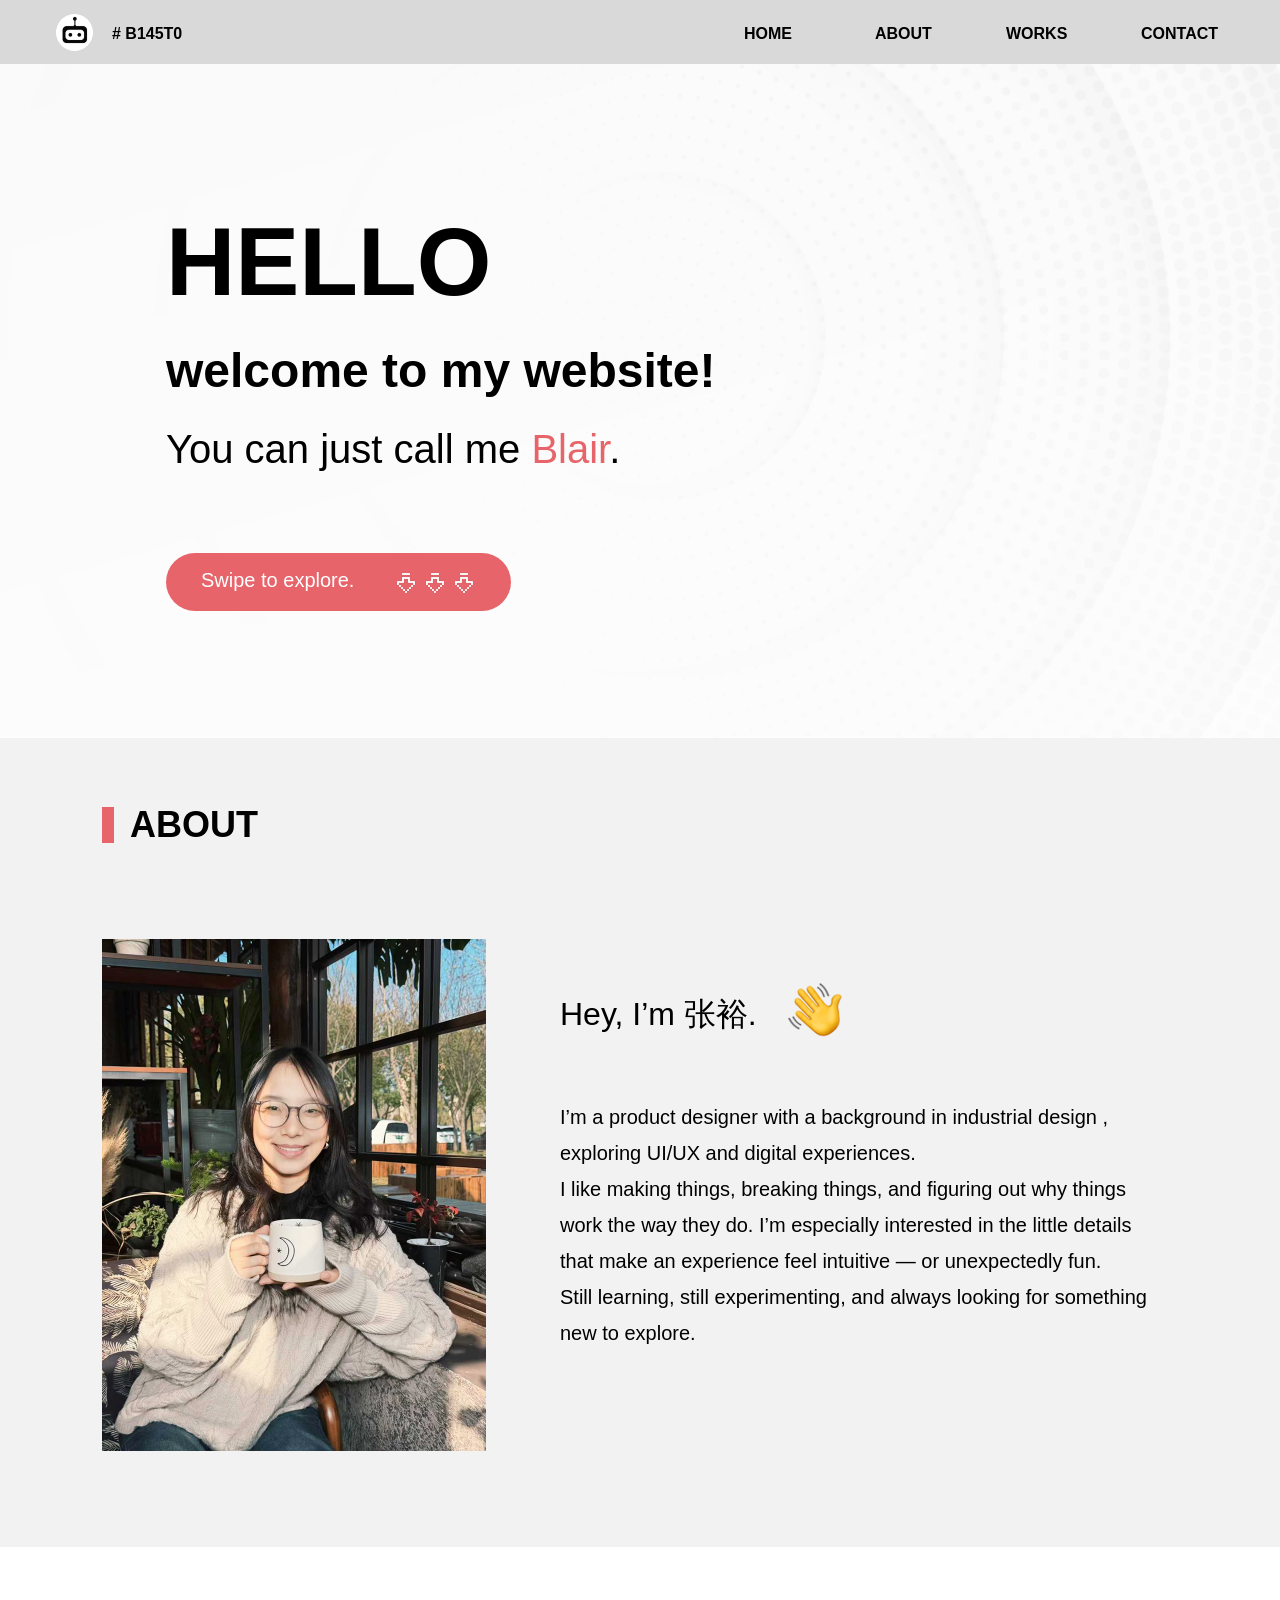
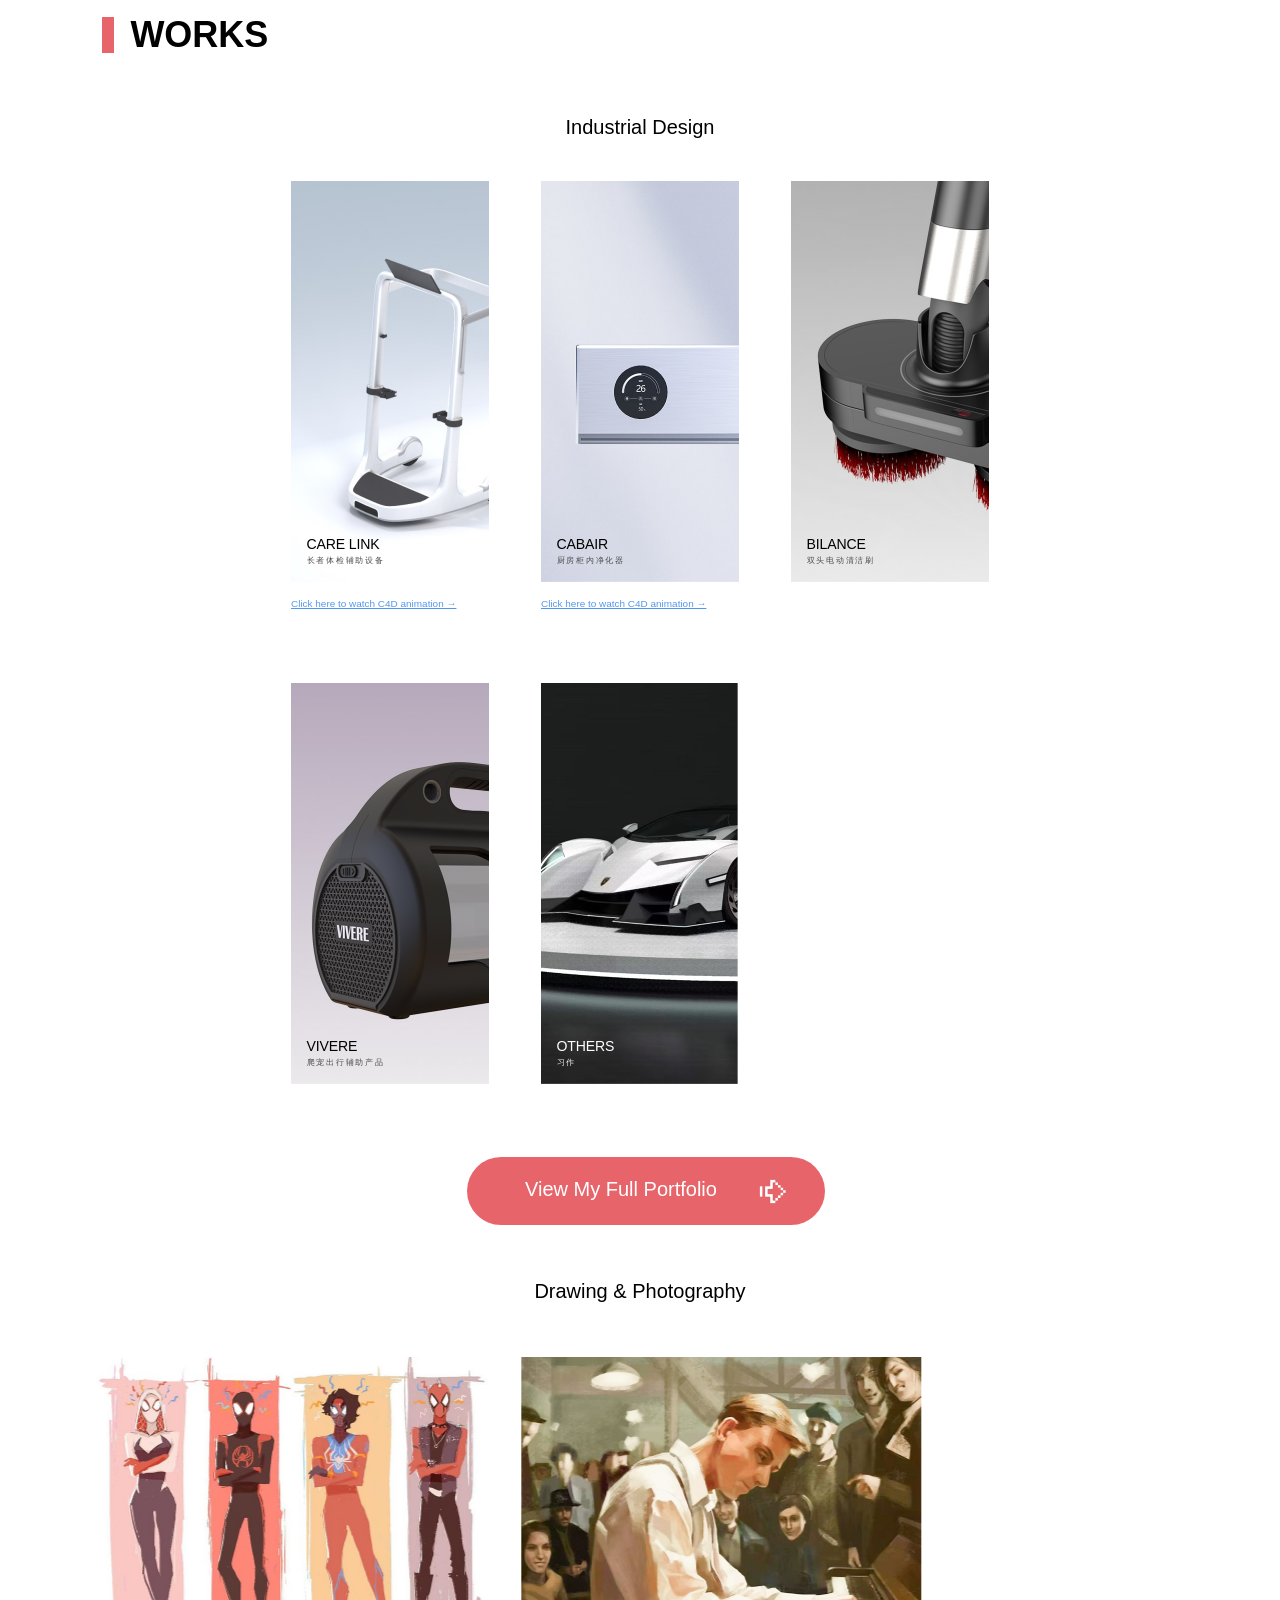
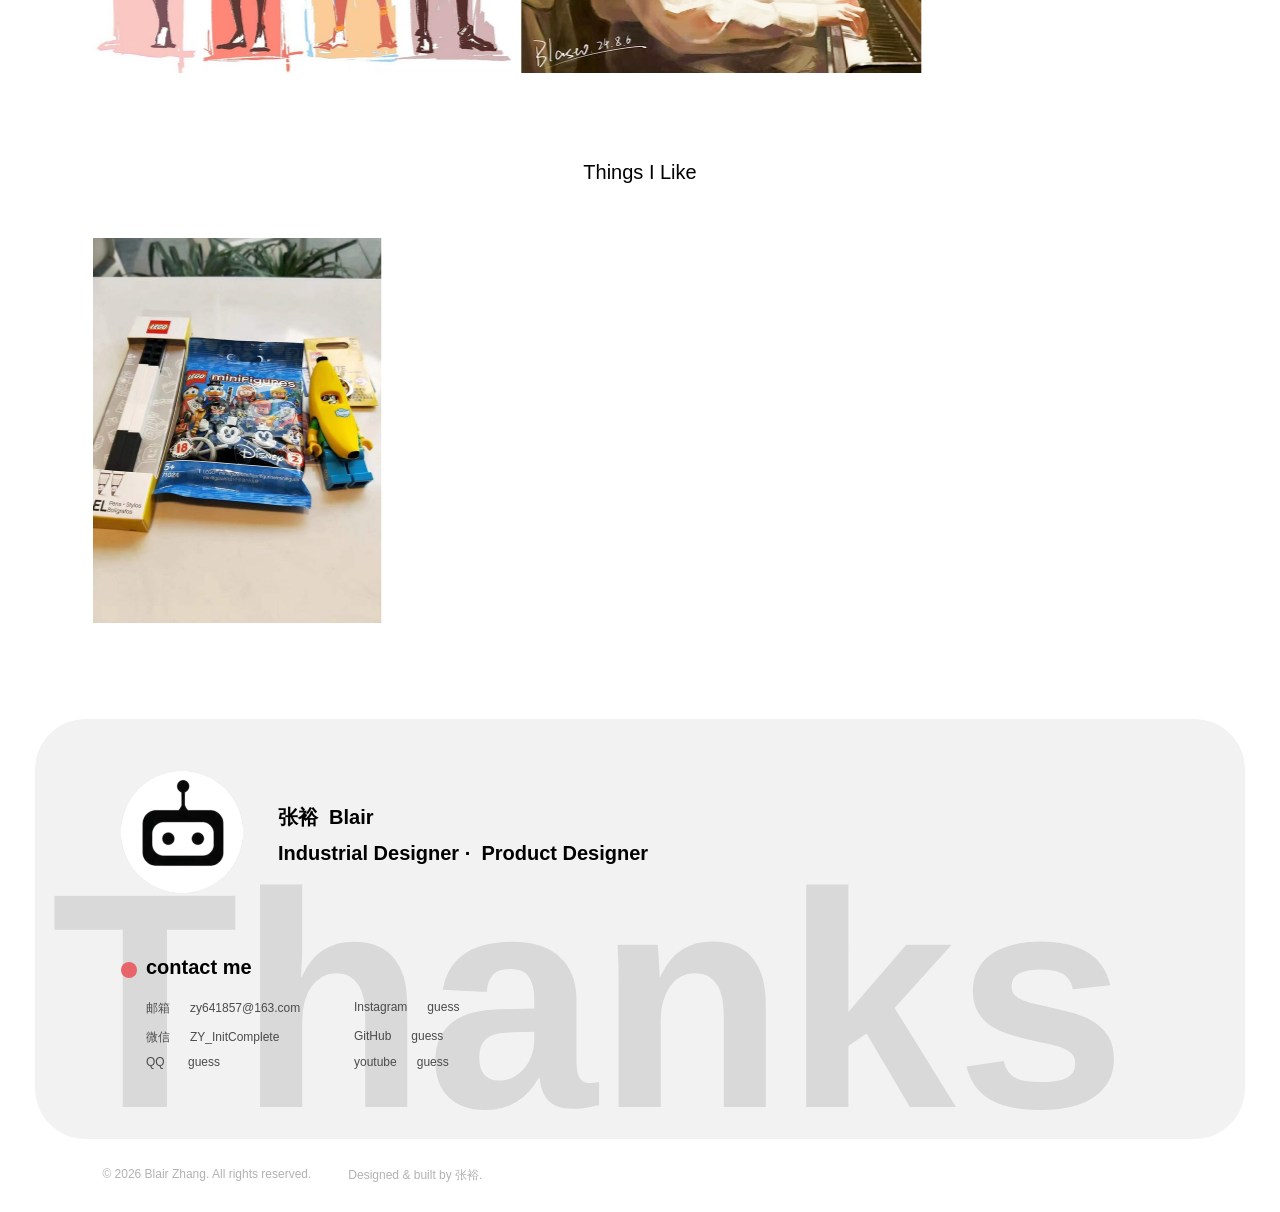
<file: index.html>
<!doctype html>
<html lang="en">
  <head>
    <meta charset="UTF-8" />
    <meta name="viewport" content="width=device-width, initial-scale=1.0" />
    <title>Blair Zhang Portfolio</title>
    <link rel="preload" href="./assets/figma-images/Desktop%20-%201/HERO_background.jpg" as="image" />
    <link rel="stylesheet" href="./styles.css" />
  </head>
  <body>
    <div class="navigation" data-name="navigation">
      <div class="navigation-background"></div>
      <div class="navigation-name" data-name="navigation_name">
        <img src="./assets/figma-images/Desktop%20-%201/navigation_name_icon.png" alt="" />
        <span># B145T0</span>
      </div>
      <div class="navigation-buttons" data-name="navigation_buttons">
        <span role="button" tabindex="0" data-scroll-target="hero">HOME</span>
        <span role="button" tabindex="0" data-scroll-target="about">ABOUT</span>
        <span role="button" tabindex="0" data-scroll-target="works">WORKS</span>
        <span role="button" tabindex="0" data-scroll-target="contact">CONTACT</span>
      </div>
    </div>

    <main class="desktop-frame" data-node-id="5:275" data-name="Desktop - 1">
      <section id="hero" class="hero" data-name="HERO">
        <img class="hero-background" src="./assets/figma-images/Desktop%20-%201/HERO_background.jpg" alt="" decoding="async" fetchpriority="high">
        <h1>HELLO</h1>
        <h2>welcome to my website!</h2>
        <p class="hero-intro">You can just call me <span>Blair</span>.</p>
        <div class="hero-guide" data-name="HERO_guide">
          <span>Swipe to explore.</span>
          <img src="./assets/figma-images/Desktop%20-%201/HERO_guide_icon.png" alt="" />
        </div>
      </section>

      <section id="about" class="about" data-name="ABOUT">
        <div class="about-background"></div>
        <div class="section-heading about-heading"><span></span><h2>ABOUT</h2></div>
        <img class="about-image" src="[data-uri]" data-src="./assets/figma-images/Desktop%20-%201/ABOUT_image.jpg" alt="" decoding="async" loading="lazy" fetchpriority="low">
        <div class="about-text" data-name="ABOUT_text">
          <h3>Hey, I’m 张裕.</h3>
          <img src="./assets/figma-images/Desktop%20-%201/Waving%20Hand.png" alt="" />
          <div class="about-body">
            <p>I’m a product designer with a background in industrial design , exploring UI/UX and digital experiences.</p>
            <p>I like making things, breaking things, and figuring out why things work the way they do. I’m especially interested in the little details that make an experience feel intuitive — or unexpectedly fun.</p>
            <p>Still learning, still experimenting, and always looking for something new to explore.</p>
          </div>
        </div>
      </section>

      <section id="works" class="works" data-name="WORKS">
        <div class="section-heading works-heading"><span></span><h2>WORKS</h2></div>

        <div class="industrial" data-name="Industrial Design">
          <h3>Industrial Design</h3>
          <div class="project-list">
            <div class="project-card" data-name="Industrial Design_project1">
              <img src="[data-uri]" data-src="./assets/figma-images/Desktop%20-%201/Industrial%20Design_project1_background.jpg" alt="" decoding="async" loading="lazy" fetchpriority="low">
              <p class="project-title">CARE LINK</p>
              <p class="project-subtitle">长者体检辅助设备</p>
              <a class="project-link" href="https://b23.tv/ux0NDbz" target="_blank" rel="noopener noreferrer" data-name="Click here to watch C4D animation1 →">Click here to watch C4D animation →</a>
            </div>
            <div class="project-card" data-name="Industrial Design_project2">
              <img src="[data-uri]" data-src="./assets/figma-images/Desktop%20-%201/Industrial%20Design_project2_background.jpg" alt="" decoding="async" loading="lazy" fetchpriority="low">
              <p class="project-title">CABAIR</p>
              <p class="project-subtitle">厨房柜内净化器</p>
              <a class="project-link" href="https://b23.tv/BxB9XYr" target="_blank" rel="noopener noreferrer" data-name="Click here to watch C4D animation2 →">Click here to watch C4D animation →</a>
            </div>
            <div class="project-card" data-name="Industrial Design_project3">
              <img src="[data-uri]" data-src="./assets/figma-images/Desktop%20-%201/Industrial%20Design_project3_background.jpg" alt="" decoding="async" loading="lazy" fetchpriority="low">
              <p class="project-title">BILANCE</p>
              <p class="project-subtitle">双头电动清洁刷</p>
            </div>
            <div class="project-card" data-name="Industrial Design_project4">
              <img src="[data-uri]" data-src="./assets/figma-images/Desktop%20-%201/Industrial%20Design_project4_background.jpg" alt="" decoding="async" loading="lazy" fetchpriority="low">
              <p class="project-title">VIVERE</p>
              <p class="project-subtitle">爬宠出行辅助产品</p>
            </div>
            <div class="project-card project-dark" data-name="Industrial Design_project5">
              <img src="[data-uri]" data-src="./assets/figma-images/Desktop%20-%201/Industrial%20Design_project5_background.png" alt="" decoding="async" loading="lazy" fetchpriority="low" />
              <p class="project-title">OTHERS</p>
              <p class="project-subtitle">习作</p>
            </div>
          </div>
          <a class="portfolio-button" data-name="Industrial Design_BUTTON" href="./desktop-2.html">
            <span>View My Full Portfolio</span>
            <img src="./assets/figma-images/Desktop%20-%201/Industrial%20Design_BUTTON_icon.png" alt="" />
          </a>
        </div>

        <h3 class="photo-title">Drawing &amp; Photography</h3>
        <div class="drawing-row" data-name="Drawing & Photography_images">
          <img src="[data-uri]" data-src="./assets/figma-images/Desktop%20-%201/Drawing%20%26%20Photography1.jpg" alt="" decoding="async" loading="lazy" fetchpriority="low">
          <img src="[data-uri]" data-src="./assets/figma-images/Desktop%20-%201/Drawing%20%26%20Photography2.jpg" alt="" decoding="async" loading="lazy" fetchpriority="low">
          <img src="[data-uri]" data-src="./assets/figma-images/Desktop%20-%201/Drawing%20%26%20Photography3.jpg" alt="" decoding="async" loading="lazy" fetchpriority="low">
          <img src="[data-uri]" data-src="./assets/figma-images/Desktop%20-%201/Drawing%20%26%20Photography4.jpg" alt="" decoding="async" loading="lazy" fetchpriority="low">
          <img src="[data-uri]" data-src="./assets/figma-images/Desktop%20-%201/Drawing%20%26%20Photography5.png" alt="" decoding="async" loading="lazy" fetchpriority="low" />
          <img src="[data-uri]" data-src="./assets/figma-images/Desktop%20-%201/Drawing%20%26%20Photography6.jpg" alt="" decoding="async" loading="lazy" fetchpriority="low">
          <img src="[data-uri]" data-src="./assets/figma-images/Desktop%20-%201/Drawing%20%26%20Photography7.png" alt="" decoding="async" loading="lazy" fetchpriority="low" />
          <img src="[data-uri]" data-src="./assets/figma-images/Desktop%20-%201/Drawing%20%26%20Photography8.jpg" alt="" decoding="async" loading="lazy" fetchpriority="low">
          <img src="[data-uri]" data-src="./assets/figma-images/Desktop%20-%201/Drawing%20%26%20Photography9.jpg" alt="" decoding="async" loading="lazy" fetchpriority="low">
          <img src="[data-uri]" data-src="./assets/figma-images/Desktop%20-%201/Drawing%20%26%20Photography10.png" alt="" decoding="async" loading="lazy" fetchpriority="low" />
          <img src="[data-uri]" data-src="./assets/figma-images/Desktop%20-%201/Drawing%20%26%20Photography11.jpg" alt="" decoding="async" loading="lazy" fetchpriority="low">
          <img src="[data-uri]" data-src="./assets/figma-images/Desktop%20-%201/Drawing%20%26%20Photography12.jpg" alt="" decoding="async" loading="lazy" fetchpriority="low">
          <img src="[data-uri]" data-src="./assets/figma-images/Desktop%20-%201/Drawing%20%26%20Photography13.jpg" alt="" decoding="async" loading="lazy" fetchpriority="low">
          <img src="[data-uri]" data-src="./assets/figma-images/Desktop%20-%201/Drawing%20%26%20Photography14.jpg" alt="" decoding="async" loading="lazy" fetchpriority="low">
        </div>

        <h3 class="likes-title">Things I Like</h3>
        <div class="likes-row" data-name="Things I Like_images">
          <img src="[data-uri]" data-src="./assets/figma-images/Desktop%20-%201/Things%20I%20Like_images1.jpg" alt="" decoding="async" loading="lazy" fetchpriority="low">
          <img src="[data-uri]" data-src="./assets/figma-images/Desktop%20-%201/Things%20I%20Like_images2.jpg" alt="" decoding="async" loading="lazy" fetchpriority="low">
          <img src="[data-uri]" data-src="./assets/figma-images/Desktop%20-%201/Things%20I%20Like_images3.jpg" alt="" decoding="async" loading="lazy" fetchpriority="low">
          <img src="[data-uri]" data-src="./assets/figma-images/Desktop%20-%201/Things%20I%20Like_images3-1.jpg" alt="" decoding="async" loading="lazy" fetchpriority="low">
          <img src="[data-uri]" data-src="./assets/figma-images/Desktop%20-%201/Things%20I%20Like_images4.jpg" alt="" decoding="async" loading="lazy" fetchpriority="low">
          <img src="[data-uri]" data-src="./assets/figma-images/Desktop%20-%201/Things%20I%20Like_images5.jpg" alt="" decoding="async" loading="lazy" fetchpriority="low">
          <img src="[data-uri]" data-src="./assets/figma-images/Desktop%20-%201/Things%20I%20Like_images6.jpg" alt="" decoding="async" loading="lazy" fetchpriority="low">
          <img src="[data-uri]" data-src="./assets/figma-images/Desktop%20-%201/Things%20I%20Like_images7.jpg" alt="" decoding="async" loading="lazy" fetchpriority="low">
          <img src="[data-uri]" data-src="./assets/figma-images/Desktop%20-%201/Things%20I%20Like_images8.jpg" alt="" decoding="async" loading="lazy" fetchpriority="low">
          <img src="[data-uri]" data-src="./assets/figma-images/Desktop%20-%201/Things%20I%20Like_images9.jpg" alt="" decoding="async" loading="lazy" fetchpriority="low">
          <img src="[data-uri]" data-src="./assets/figma-images/Desktop%20-%201/Things%20I%20Like_images10.jpg" alt="" decoding="async" loading="lazy" fetchpriority="low">
        </div>
      </section>

      <section id="contact" class="contact" data-name="CONTACT">
        <div class="contact-background"></div>
        <p class="thanks">Thanks</p>
        <div class="contact-tab" data-name="tab">
          <img src="./assets/figma-images/Desktop%20-%201/tab_avator.png" alt="" />
          <p>张裕&nbsp; Blair<br />Industrial Designer ·&nbsp; Product Designer</p>
        </div>
        <div class="contact-details" data-name="contact details">
          <div class="contact-dot"></div>
          <h2>contact me</h2>
          <p class="contact-line email">邮箱      zy641857@163.com</p>
          <p class="contact-line wechat">微信      ZY_InitComplete</p>
          <p class="contact-line qq">QQ       guess</p>
          <p class="contact-line instagram">Instagram      guess</p>
          <p class="contact-line github">GitHub      guess</p>
          <p class="contact-line youtube">youtube      guess</p>
        </div>
      </section>

      <footer class="other-info" data-name="other info">
        <p>© 2026 Blair Zhang. All rights reserved.</p>
        <p>Designed &amp; built by 张裕.</p>
      </footer>
    </main>
    <script src="./lazy-images.js" defer></script>
    <script src="./interactions.js" defer></script>
  </body>
</html>
</file>
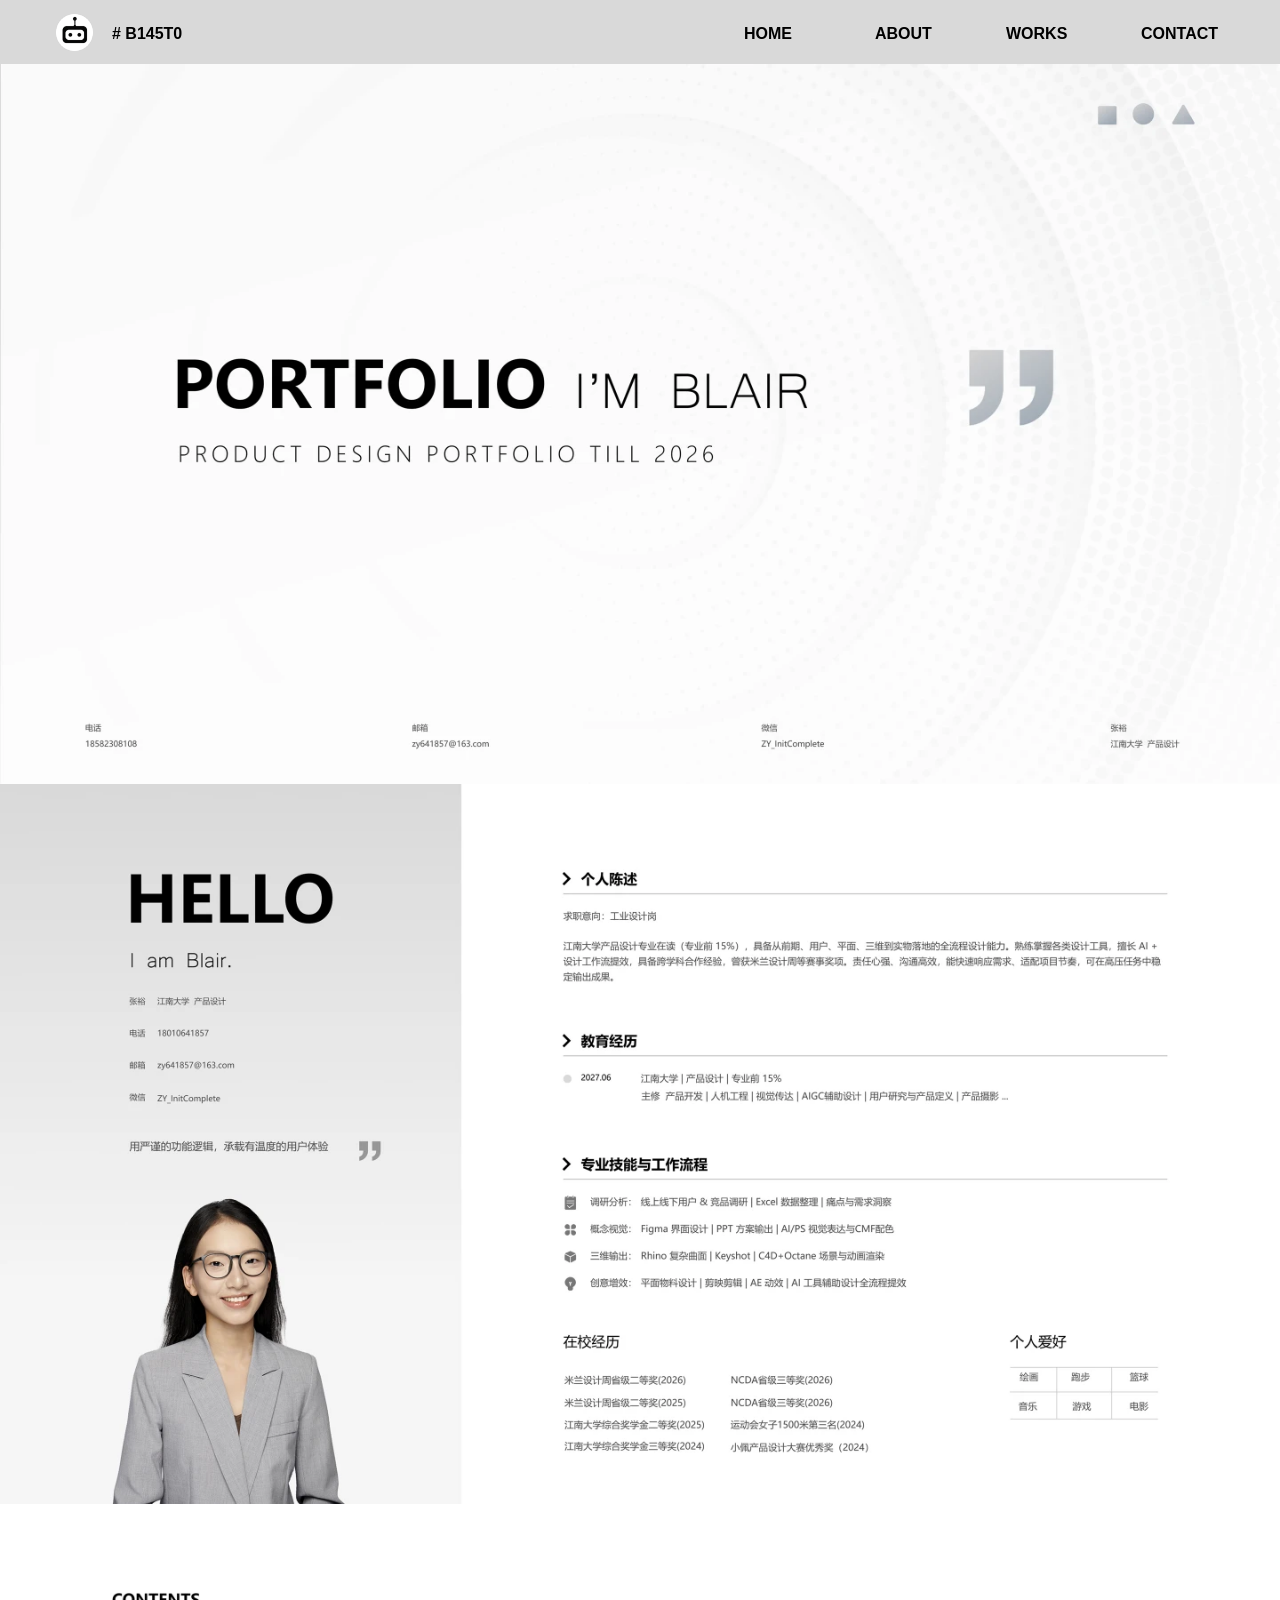
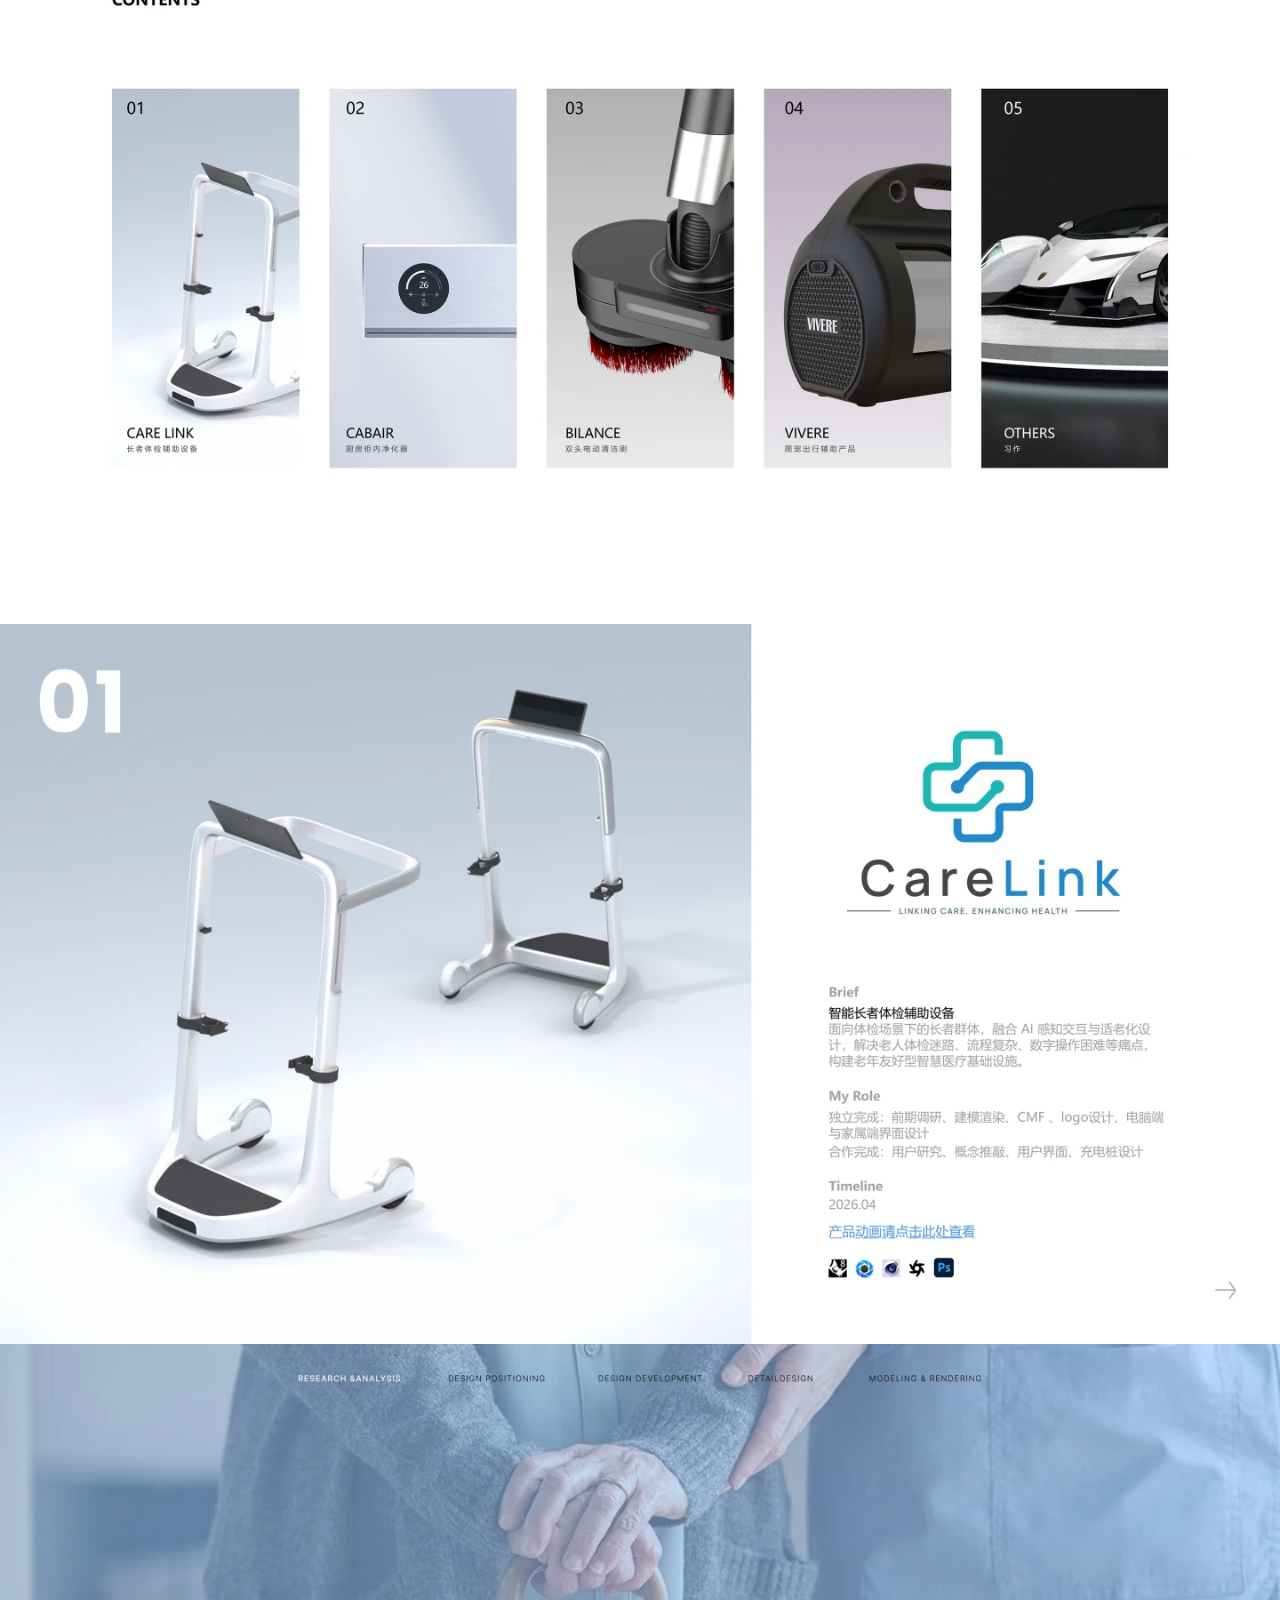
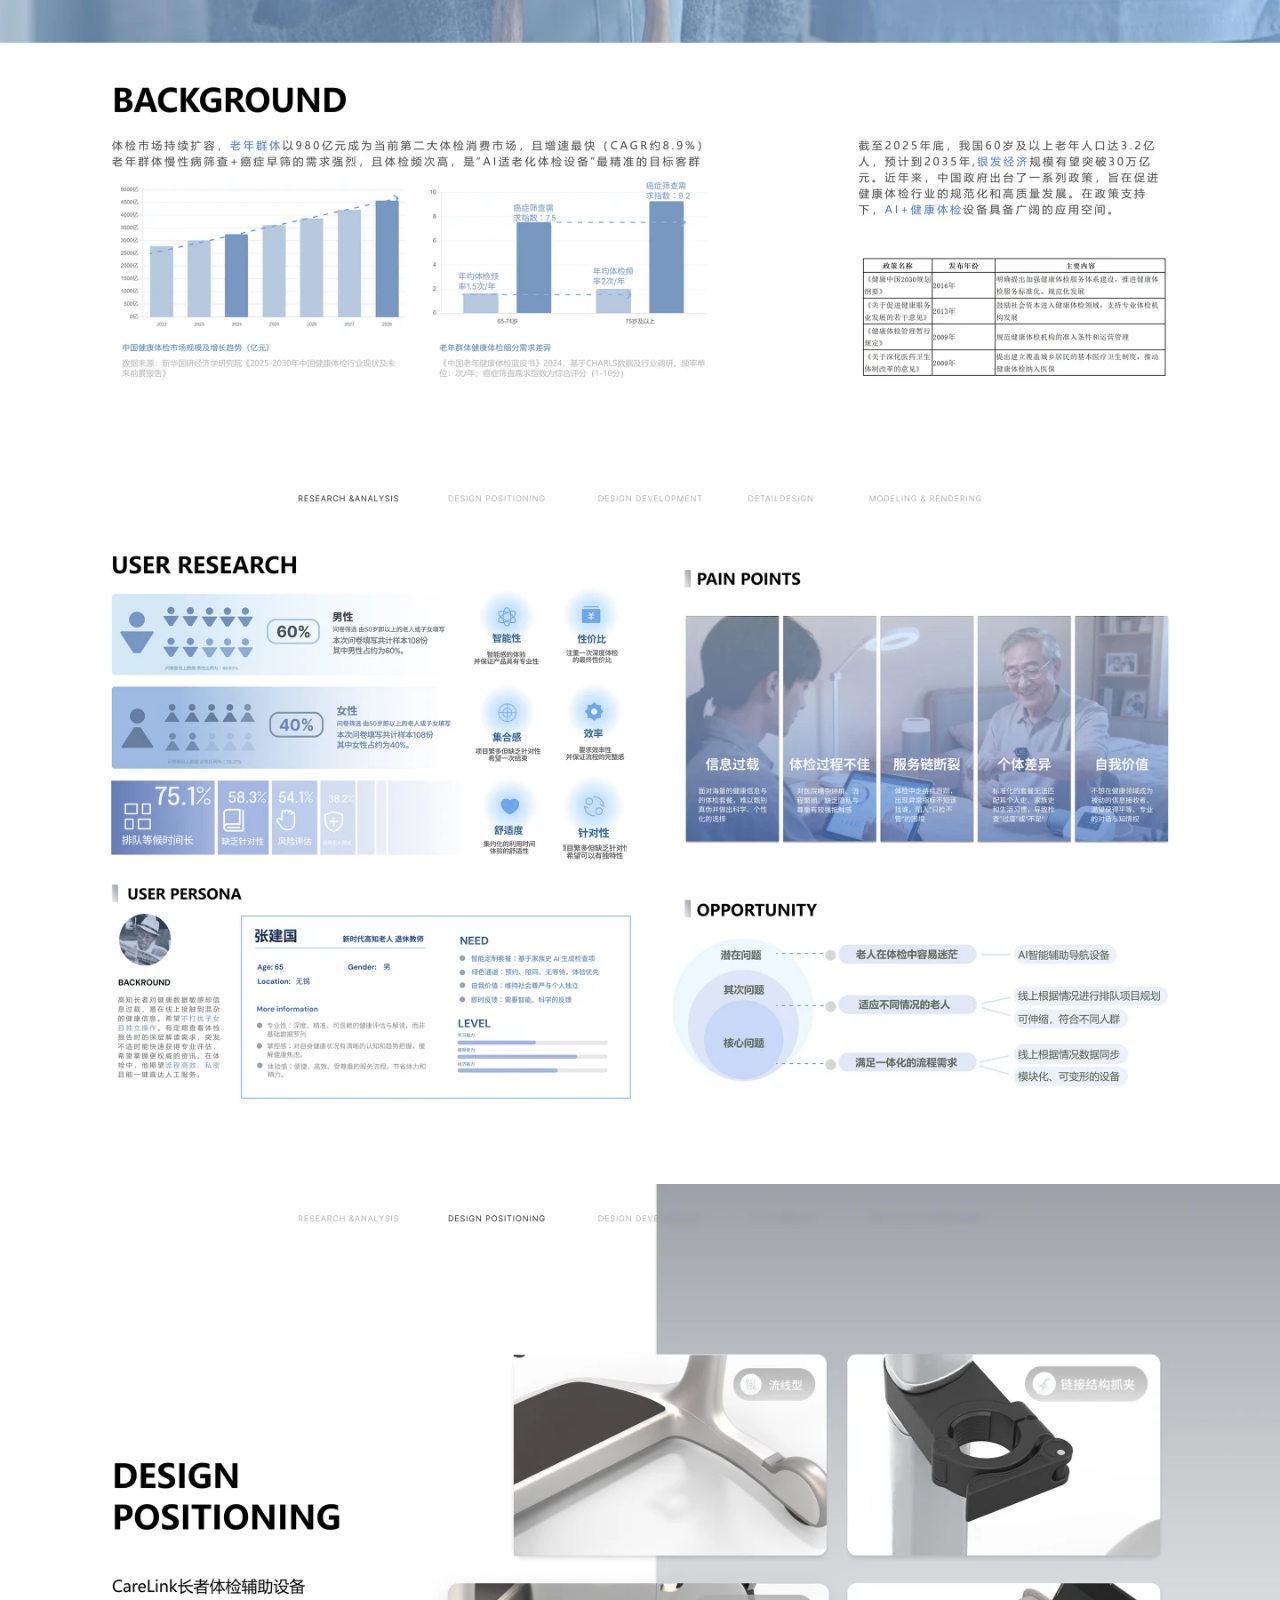
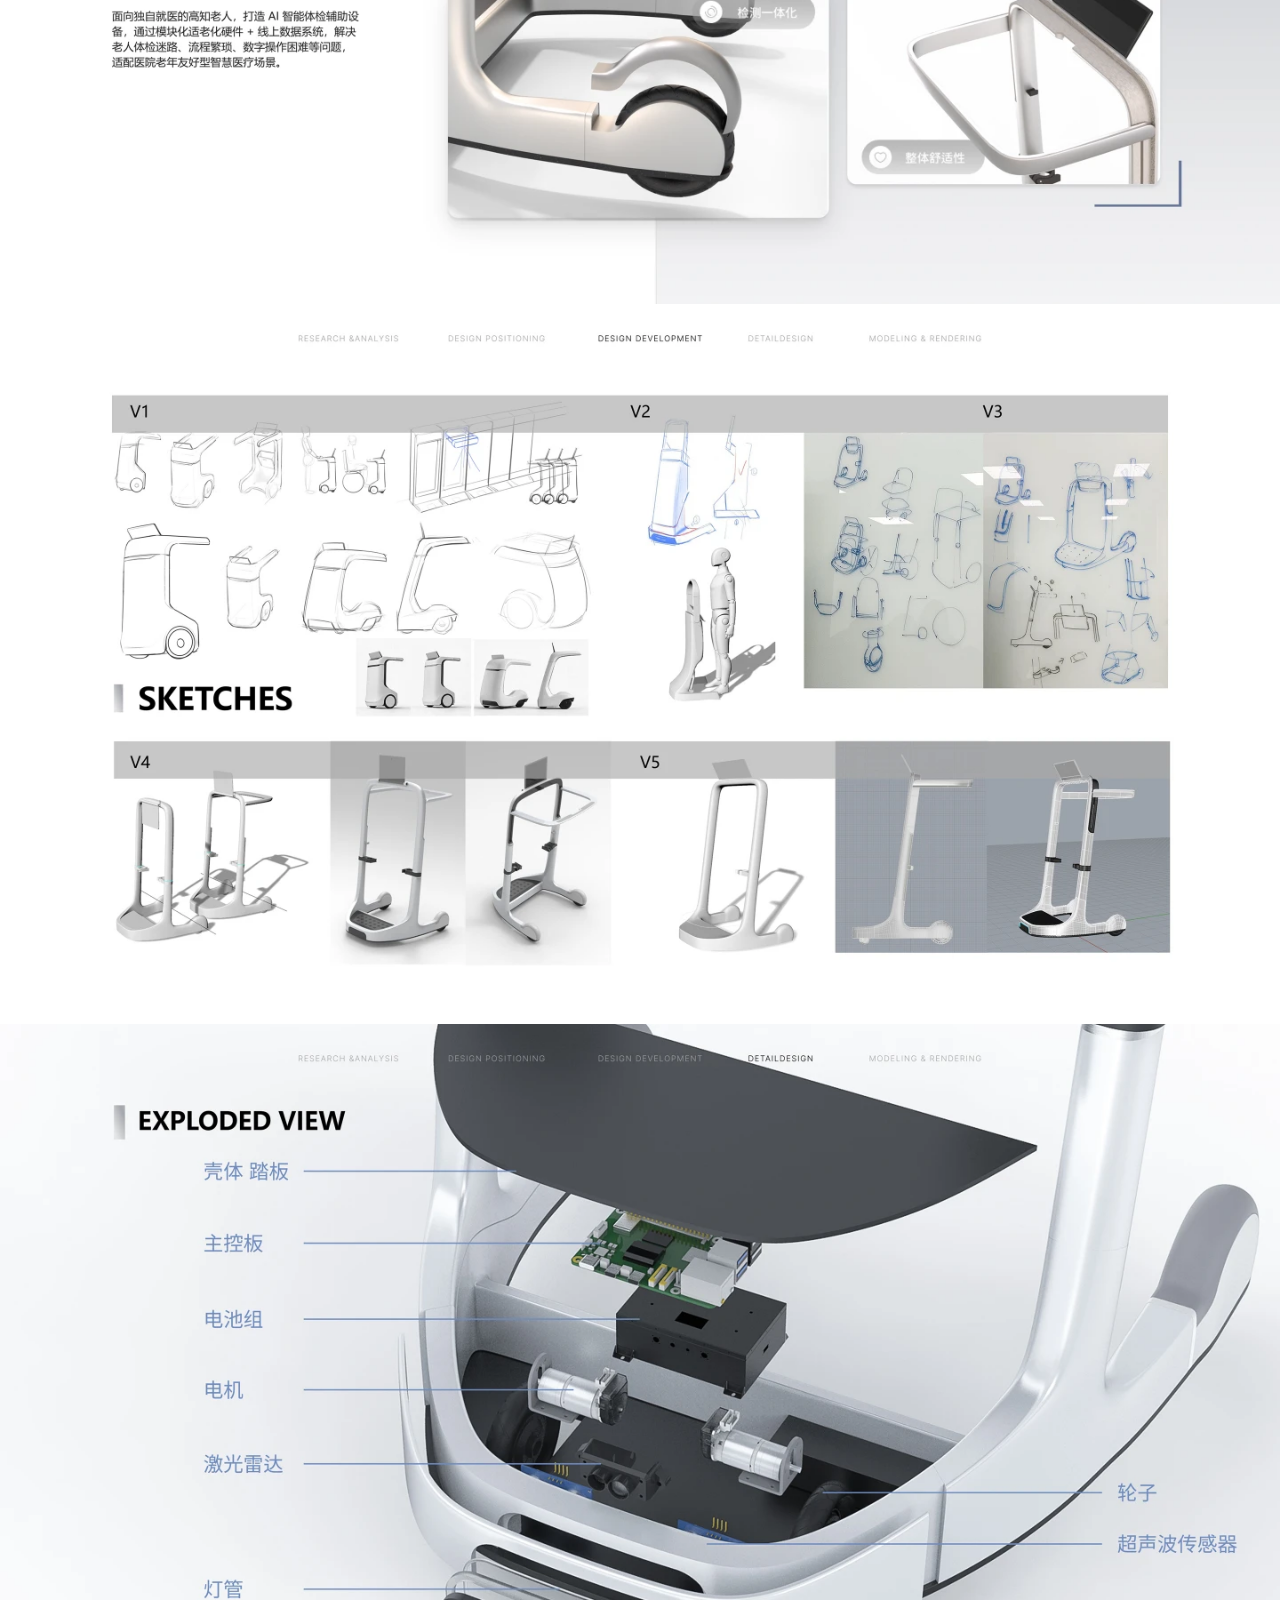
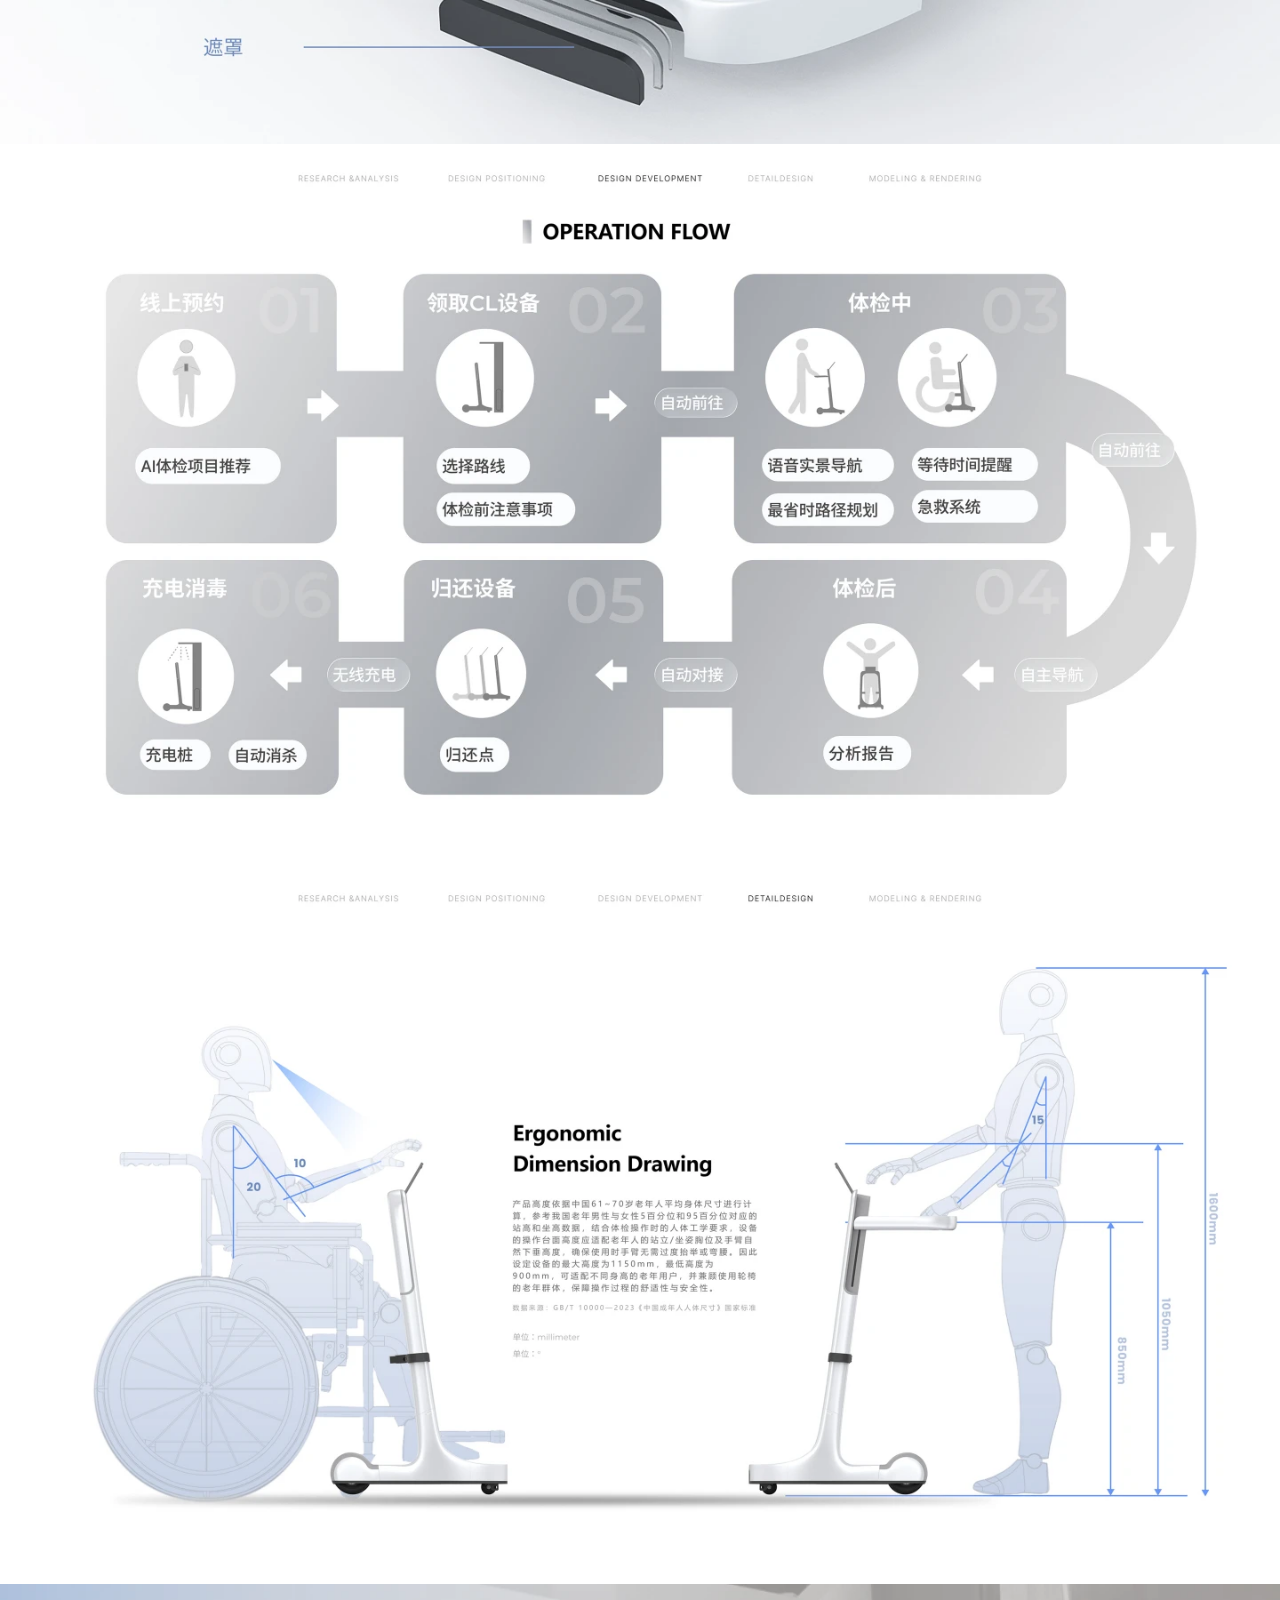
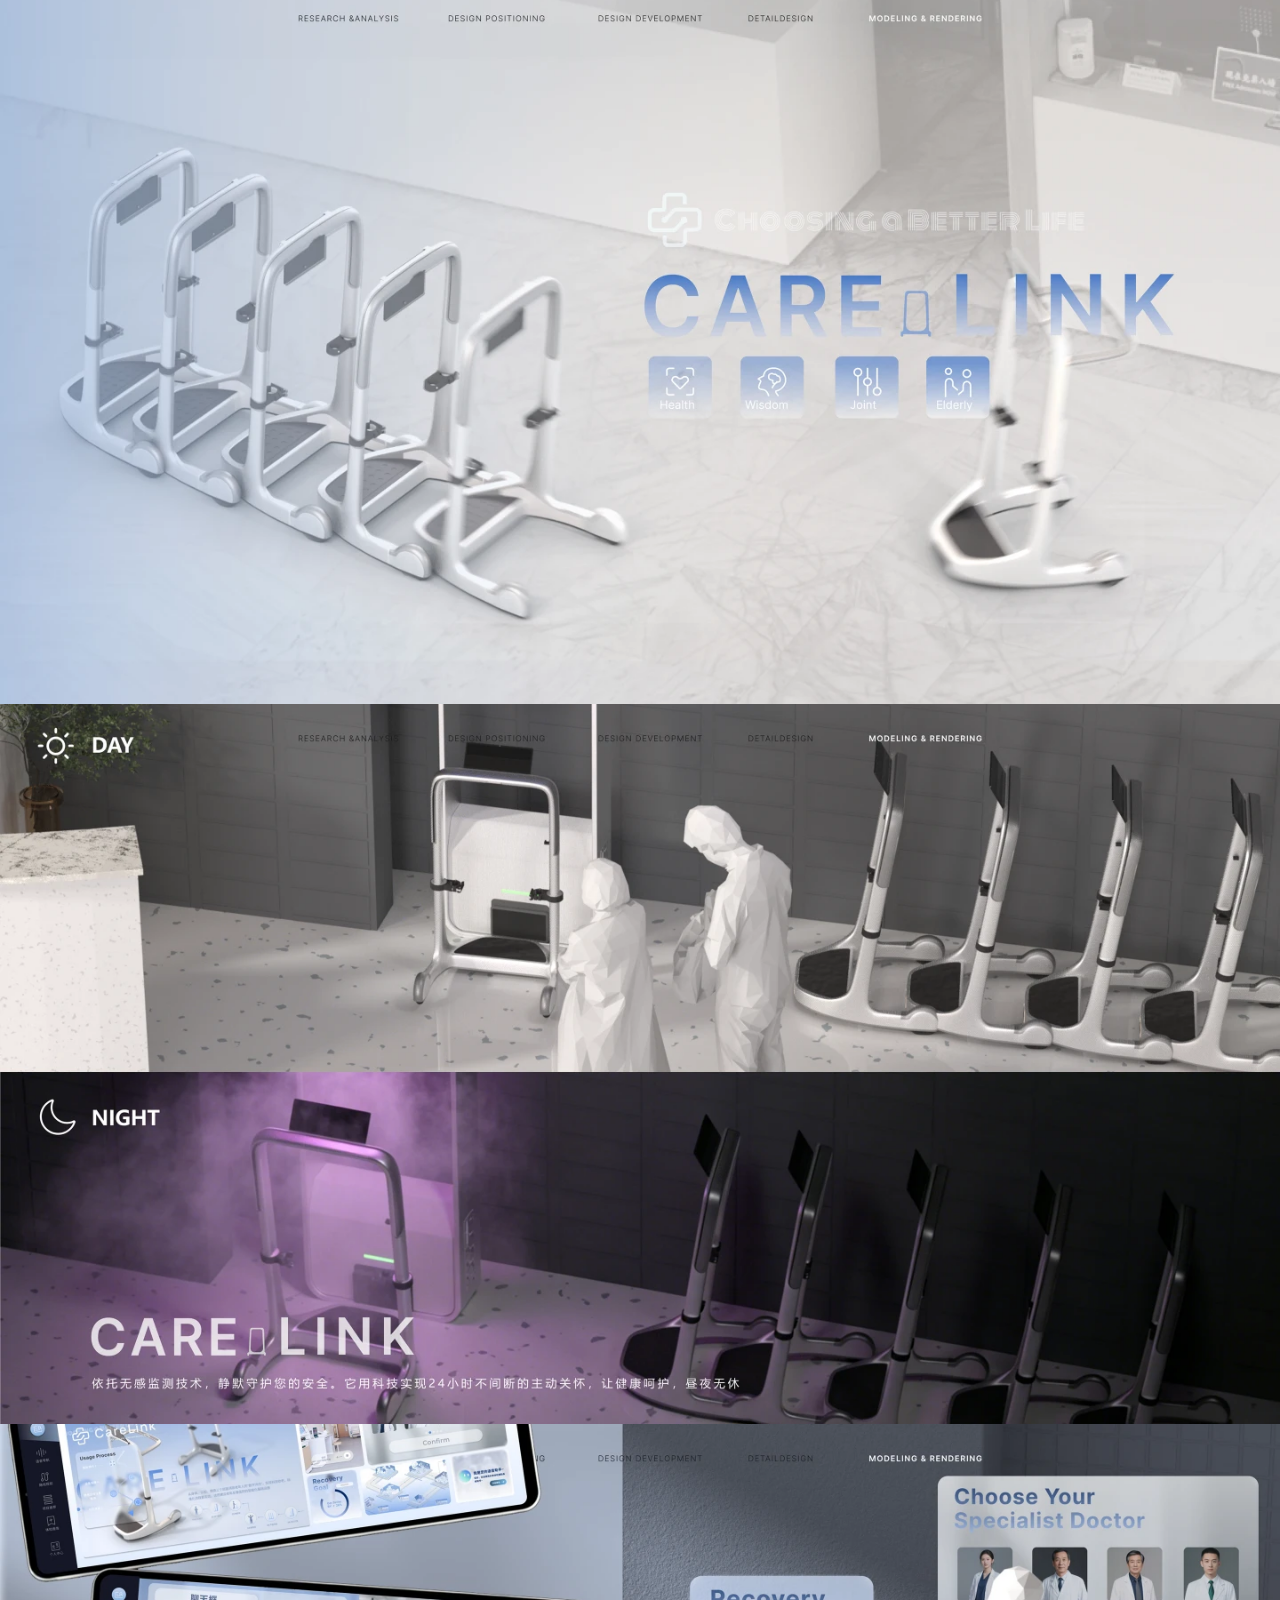
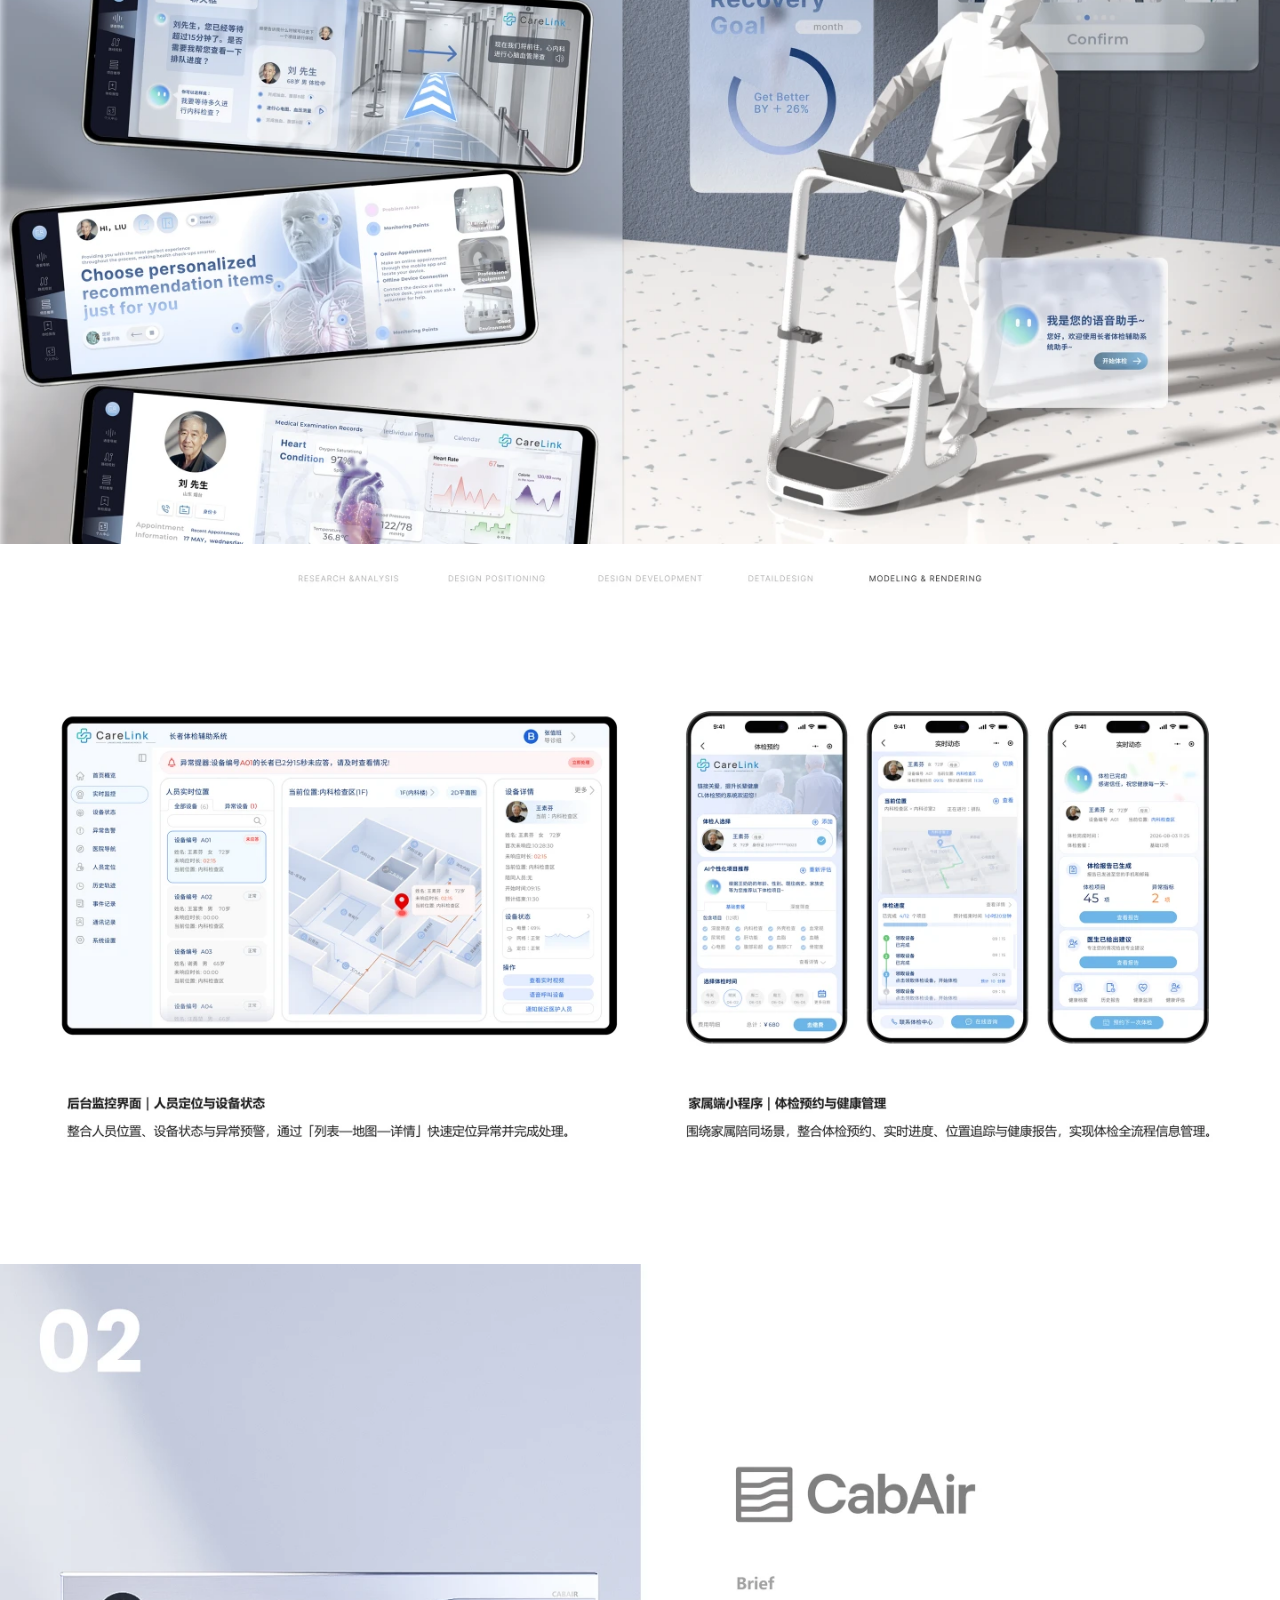
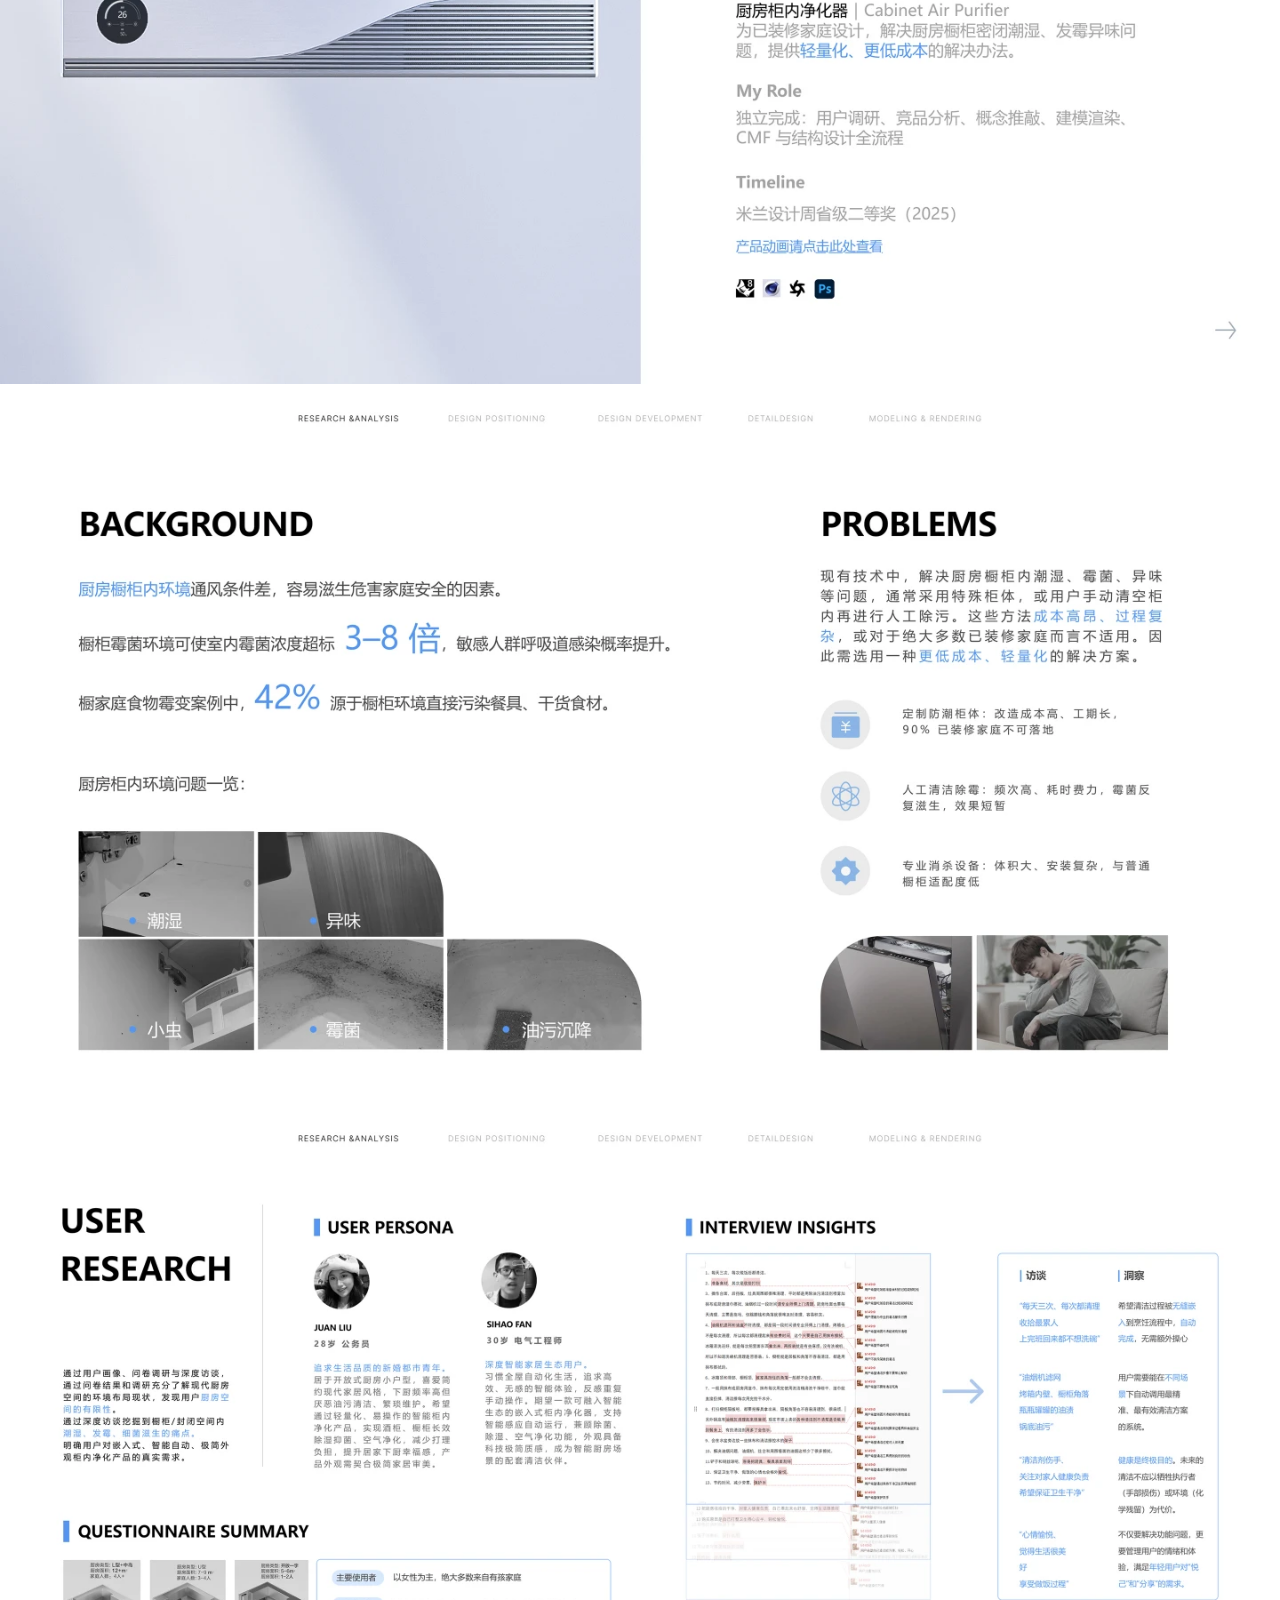
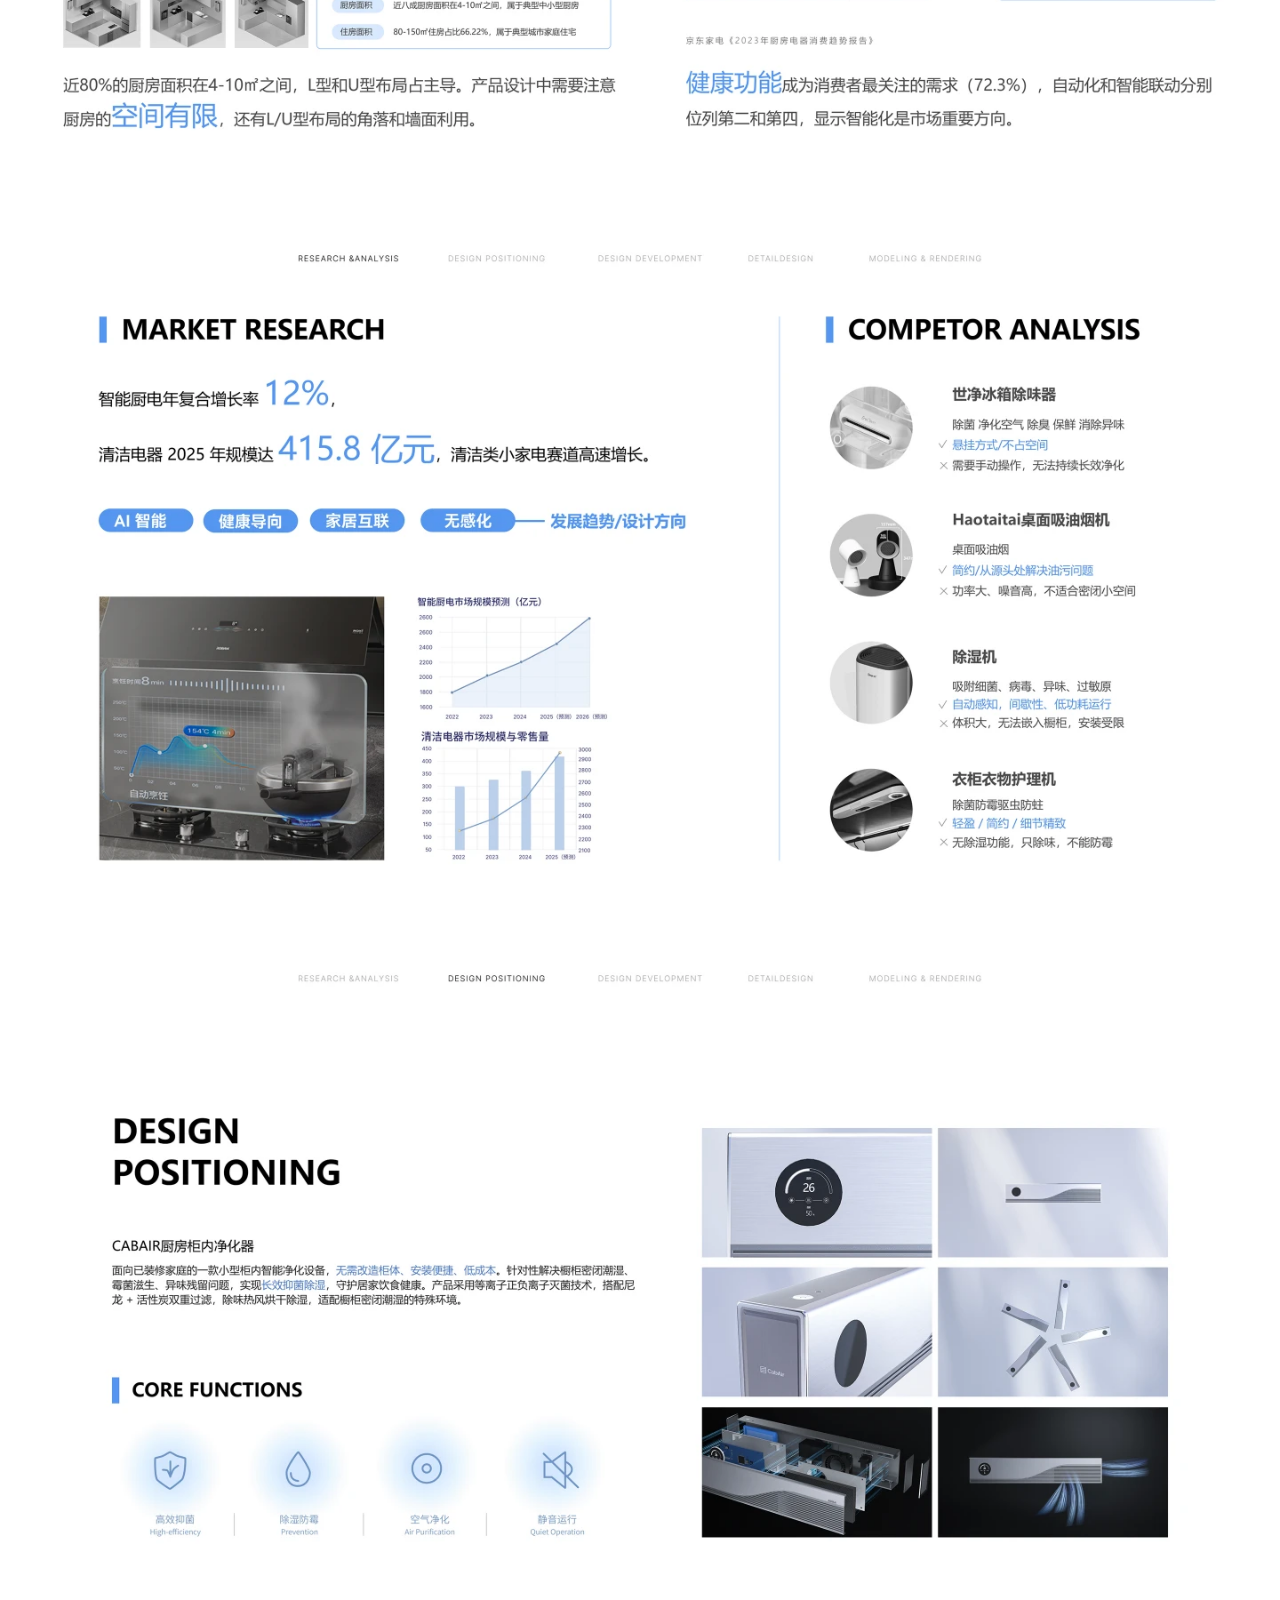
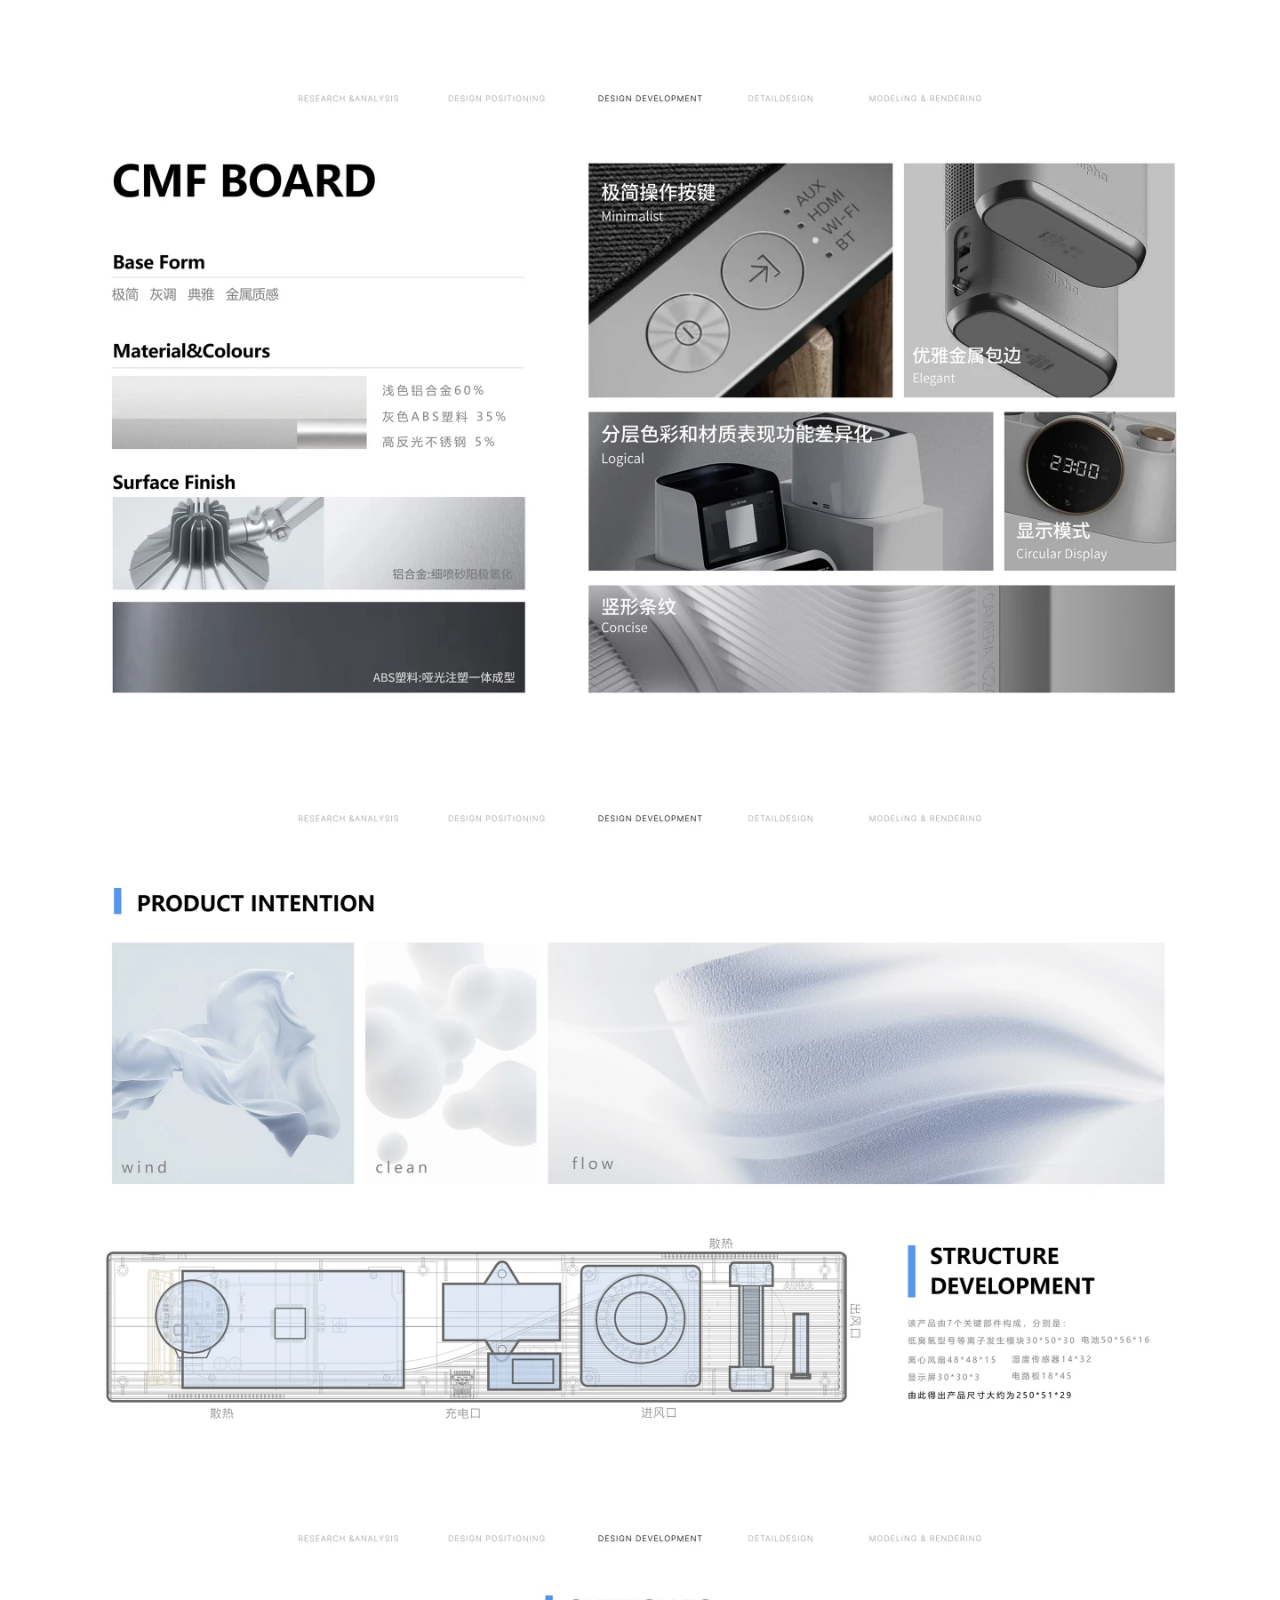
<file: desktop-2.html>
<!doctype html>
<html lang="en">
  <head>
    <meta charset="UTF-8" />
    <meta name="viewport" content="width=device-width, initial-scale=1.0" />
    <title>Blair Zhang Portfolio - Desktop 2</title>
    <link rel="preload" href="./assets/figma-images/Desktop%20-%202/optimized/Frame%2048.webp" as="image" type="image/webp" />
    <link rel="stylesheet" href="./desktop-2.css" />
  </head>
  <body>
    <div class="navigation" data-name="navigation">
      <div class="navigation-background"></div>
      <div class="navigation-name" data-name="navigation_name">
        <img src="./assets/figma-images/Desktop%20-%202/navigation_name_icon.png" alt="" />
        <span># B145T0</span>
      </div>
      <div class="navigation-buttons" data-name="navigation_buttons">
        <span role="button" tabindex="0" data-scroll-target="hero" onclick="location.href='./index.html#hero'" onkeydown="if(event.key==='Enter'||event.key===' '){event.preventDefault();location.href='./index.html#hero'}">HOME</span>
        <span role="button" tabindex="0" data-scroll-target="about" onclick="location.href='./index.html#about'" onkeydown="if(event.key==='Enter'||event.key===' '){event.preventDefault();location.href='./index.html#about'}">ABOUT</span>
        <span role="button" tabindex="0" data-scroll-target="works" onclick="location.href='./index.html#works'" onkeydown="if(event.key==='Enter'||event.key===' '){event.preventDefault();location.href='./index.html#works'}">WORKS</span>
        <span role="button" tabindex="0" data-scroll-target="contact" onclick="location.href='./index.html#contact'" onkeydown="if(event.key==='Enter'||event.key===' '){event.preventDefault();location.href='./index.html#contact'}">CONTACT</span>
      </div>
    </div>

    <main class="desktop-2-frame" data-node-id="5:343" data-name="Desktop - 2">
      <img class="figma-frame" data-node-id="7:220" data-name="Frame 48" src="./assets/figma-images/Desktop%20-%202/optimized/Frame%2048.webp" alt="" style="top: 72px; width: 1440px; height: 810px;" decoding="async" fetchpriority="high">
      <img class="figma-frame" data-node-id="7:221" data-name="Frame-1 5" src="[data-uri]" data-src="./assets/figma-images/Desktop%20-%202/optimized/Frame-1%205.webp" alt="" style="top: 882px; width: 1440px; height: 810px;" decoding="async" loading="lazy" fetchpriority="low">
      <img class="figma-frame" data-node-id="7:222" data-name="Frame-2 1" src="[data-uri]" data-src="./assets/figma-images/Desktop%20-%202/optimized/Frame-2%201.webp" alt="" style="top: 1692px; width: 1440px; height: 810px;" decoding="async" loading="lazy" fetchpriority="low">
      <img class="figma-frame" data-node-id="44:621" data-name="Frame-3 10" src="[data-uri]" data-src="./assets/figma-images/Desktop%20-%202/optimized/Frame-3%2010.webp" alt="" style="top: 2502px; width: 1440px; height: 810px;" decoding="async" loading="lazy" fetchpriority="low">
      <img class="figma-frame" data-node-id="7:224" data-name="Frame-4 1" src="[data-uri]" data-src="./assets/figma-images/Desktop%20-%202/optimized/Frame-4%201.webp" alt="" style="top: 3312px; width: 1440px; height: 810px;" decoding="async" loading="lazy" fetchpriority="low">
      <img class="figma-frame" data-node-id="7:225" data-name="Frame-5 1" src="[data-uri]" data-src="./assets/figma-images/Desktop%20-%202/optimized/Frame-5%201.webp" alt="" style="top: 4122px; width: 1440px; height: 810px;" decoding="async" loading="lazy" fetchpriority="low">
      <img class="figma-frame" data-node-id="7:226" data-name="Frame-6 1" src="[data-uri]" data-src="./assets/figma-images/Desktop%20-%202/optimized/Frame-6%201.webp" alt="" style="top: 4932px; width: 1440px; height: 810px;" decoding="async" loading="lazy" fetchpriority="low">
      <img class="figma-frame" data-node-id="7:227" data-name="Frame-7 1" src="[data-uri]" data-src="./assets/figma-images/Desktop%20-%202/optimized/Frame-7%201.webp" alt="" style="top: 5742px; width: 1440px; height: 810px;" decoding="async" loading="lazy" fetchpriority="low">
      <img class="figma-frame" data-node-id="7:228" data-name="Frame-8 1" src="[data-uri]" data-src="./assets/figma-images/Desktop%20-%202/optimized/Frame-8%201.webp" alt="" style="top: 6552px; width: 1440px; height: 810px;" decoding="async" loading="lazy" fetchpriority="low">
      <img class="figma-frame" data-node-id="7:229" data-name="Frame-9 1" src="[data-uri]" data-src="./assets/figma-images/Desktop%20-%202/optimized/Frame-9%201.webp" alt="" style="top: 7362px; width: 1440px; height: 810px;" decoding="async" loading="lazy" fetchpriority="low">
      <img class="figma-frame" data-node-id="7:230" data-name="Frame-10 1" src="[data-uri]" data-src="./assets/figma-images/Desktop%20-%202/optimized/Frame-10%201.webp" alt="" style="top: 8172px; width: 1440px; height: 810px;" decoding="async" loading="lazy" fetchpriority="low">
      <img class="figma-frame" data-node-id="7:231" data-name="Frame-11 1" src="[data-uri]" data-src="./assets/figma-images/Desktop%20-%202/optimized/Frame-11%201.webp" alt="" style="top: 8982px; width: 1440px; height: 810px;" decoding="async" loading="lazy" fetchpriority="low">
      <img class="figma-frame" data-node-id="7:232" data-name="Frame-12 1" src="[data-uri]" data-src="./assets/figma-images/Desktop%20-%202/optimized/Frame-12%201.webp" alt="" style="top: 9792px; width: 1440px; height: 810px;" decoding="async" loading="lazy" fetchpriority="low">
      <img class="figma-frame" data-node-id="7:233" data-name="Frame-13 1" src="[data-uri]" data-src="./assets/figma-images/Desktop%20-%202/optimized/Frame-13%201.webp" alt="" style="top: 10602px; width: 1440px; height: 810px;" decoding="async" loading="lazy" fetchpriority="low">
      <img class="figma-frame" data-node-id="7:234" data-name="Frame-14 1" src="[data-uri]" data-src="./assets/figma-images/Desktop%20-%202/optimized/Frame-14%201.webp" alt="" style="top: 11412px; width: 1440px; height: 810px;" decoding="async" loading="lazy" fetchpriority="low">
      <img class="figma-frame" data-node-id="44:622" data-name="Frame-15 1" src="[data-uri]" data-src="./assets/figma-images/Desktop%20-%202/optimized/Frame-15%201.webp" alt="" style="top: 12222px; width: 1440px; height: 810px;" decoding="async" loading="lazy" fetchpriority="low">
      <img class="figma-frame" data-node-id="7:356" data-name="Frame-16 1" src="[data-uri]" data-src="./assets/figma-images/Desktop%20-%202/optimized/Frame-16%201.webp" alt="" style="top: 13032px; width: 1440px; height: 810px;" decoding="async" loading="lazy" fetchpriority="low">
      <img class="figma-frame" data-node-id="7:357" data-name="Frame-17 1" src="[data-uri]" data-src="./assets/figma-images/Desktop%20-%202/optimized/Frame-17%201.webp" alt="" style="top: 13842px; width: 1440px; height: 810px;" decoding="async" loading="lazy" fetchpriority="low">
      <img class="figma-frame" data-node-id="7:358" data-name="Frame-18 1" src="[data-uri]" data-src="./assets/figma-images/Desktop%20-%202/optimized/Frame-18%201.webp" alt="" style="top: 14652px; width: 1440px; height: 810px;" decoding="async" loading="lazy" fetchpriority="low">
      <img class="figma-frame" data-node-id="7:347" data-name="Frame-19 1" src="[data-uri]" data-src="./assets/figma-images/Desktop%20-%202/optimized/Frame-19%201.webp" alt="" style="top: 15462px; width: 1440px; height: 810px;" decoding="async" loading="lazy" fetchpriority="low">
      <img class="figma-frame" data-node-id="7:348" data-name="Frame-20 1" src="[data-uri]" data-src="./assets/figma-images/Desktop%20-%202/optimized/Frame-20%201.webp" alt="" style="top: 16272px; width: 1440px; height: 810px;" decoding="async" loading="lazy" fetchpriority="low">
      <img class="figma-frame" data-node-id="7:349" data-name="Frame-21 1" src="[data-uri]" data-src="./assets/figma-images/Desktop%20-%202/optimized/Frame-21%201.webp" alt="" style="top: 17082px; width: 1440px; height: 810px;" decoding="async" loading="lazy" fetchpriority="low">
      <img class="figma-frame" data-node-id="7:350" data-name="Frame-22 1" src="[data-uri]" data-src="./assets/figma-images/Desktop%20-%202/optimized/Frame-22%201.webp" alt="" style="top: 17892px; width: 1440px; height: 810px;" decoding="async" loading="lazy" fetchpriority="low">
      <img class="figma-frame" data-node-id="7:351" data-name="Frame-23 1" src="[data-uri]" data-src="./assets/figma-images/Desktop%20-%202/optimized/Frame-23%201.webp" alt="" style="top: 18702px; width: 1440px; height: 810px;" decoding="async" loading="lazy" fetchpriority="low">
      <img class="figma-frame" data-node-id="7:352" data-name="Frame-24 1" src="[data-uri]" data-src="./assets/figma-images/Desktop%20-%202/optimized/Frame-24%201.webp" alt="" style="top: 19512px; width: 1440px; height: 810px;" decoding="async" loading="lazy" fetchpriority="low">
      <img class="figma-frame" data-node-id="7:353" data-name="Frame-25 1" src="[data-uri]" data-src="./assets/figma-images/Desktop%20-%202/optimized/Frame-25%201.webp" alt="" style="top: 20322px; width: 1440px; height: 810px;" decoding="async" loading="lazy" fetchpriority="low">
      <img class="figma-frame" data-node-id="7:354" data-name="Frame-26 1" src="[data-uri]" data-src="./assets/figma-images/Desktop%20-%202/optimized/Frame-26%201.webp" alt="" style="top: 21132px; width: 1440px; height: 810px;" decoding="async" loading="lazy" fetchpriority="low">
      <img class="figma-frame" data-node-id="7:359" data-name="Frame-27 1" src="[data-uri]" data-src="./assets/figma-images/Desktop%20-%202/optimized/Frame-27%201.webp" alt="" style="top: 21942px; width: 1440px; height: 810px;" decoding="async" loading="lazy" fetchpriority="low">
      <img class="figma-frame" data-node-id="7:360" data-name="Frame-28 1" src="[data-uri]" data-src="./assets/figma-images/Desktop%20-%202/optimized/Frame-28%201.webp" alt="" style="top: 22752px; width: 1440px; height: 810px;" decoding="async" loading="lazy" fetchpriority="low">
      <img class="figma-frame" data-node-id="7:361" data-name="Frame-29 1" src="[data-uri]" data-src="./assets/figma-images/Desktop%20-%202/optimized/Frame-29%201.webp" alt="" style="top: 23562px; width: 1440px; height: 810px;" decoding="async" loading="lazy" fetchpriority="low">
      <img class="figma-frame" data-node-id="7:362" data-name="Frame-30 1" src="[data-uri]" data-src="./assets/figma-images/Desktop%20-%202/optimized/Frame-30%201.webp" alt="" style="top: 24372px; width: 1440px; height: 810px;" decoding="async" loading="lazy" fetchpriority="low">
      <img class="figma-frame" data-node-id="7:363" data-name="Frame-31 1" src="[data-uri]" data-src="./assets/figma-images/Desktop%20-%202/optimized/Frame-31%201.webp" alt="" style="top: 25182px; width: 1440px; height: 810px;" decoding="async" loading="lazy" fetchpriority="low">
      <img class="figma-frame" data-node-id="7:364" data-name="Frame-32 1" src="[data-uri]" data-src="./assets/figma-images/Desktop%20-%202/optimized/Frame-32%201.webp" alt="" style="top: 25992px; width: 1440px; height: 810px;" decoding="async" loading="lazy" fetchpriority="low">
      <img class="figma-frame" data-node-id="7:365" data-name="Frame-33 1" src="[data-uri]" data-src="./assets/figma-images/Desktop%20-%202/optimized/Frame-33%201.webp" alt="" style="top: 26802px; width: 1440px; height: 810px;" decoding="async" loading="lazy" fetchpriority="low">
      <img class="figma-frame" data-node-id="7:366" data-name="Frame-34 1" src="[data-uri]" data-src="./assets/figma-images/Desktop%20-%202/optimized/Frame-34%201.webp" alt="" style="top: 27612px; width: 1440px; height: 810px;" decoding="async" loading="lazy" fetchpriority="low">
      <img class="figma-frame" data-node-id="7:367" data-name="Frame-35 1" src="[data-uri]" data-src="./assets/figma-images/Desktop%20-%202/optimized/Frame-35%201.webp" alt="" style="top: 28422px; width: 1440px; height: 810px;" decoding="async" loading="lazy" fetchpriority="low">
      <img class="figma-frame" data-node-id="7:368" data-name="Frame-36 1" src="[data-uri]" data-src="./assets/figma-images/Desktop%20-%202/optimized/Frame-36%201.webp" alt="" style="top: 29232px; width: 1440px; height: 810px;" decoding="async" loading="lazy" fetchpriority="low">
      <img class="figma-frame" data-node-id="7:369" data-name="Frame-37 1" src="[data-uri]" data-src="./assets/figma-images/Desktop%20-%202/optimized/Frame-37%201.webp" alt="" style="top: 30042px; width: 1440px; height: 810px;" decoding="async" loading="lazy" fetchpriority="low">
      <img class="figma-frame" data-node-id="7:370" data-name="Frame-38 1" src="[data-uri]" data-src="./assets/figma-images/Desktop%20-%202/optimized/Frame-38%201.webp" alt="" style="top: 30852px; width: 1440px; height: 810px;" decoding="async" loading="lazy" fetchpriority="low">
      <img class="figma-frame" data-node-id="7:371" data-name="Frame-39 1" src="[data-uri]" data-src="./assets/figma-images/Desktop%20-%202/optimized/Frame-39%201.webp" alt="" style="top: 31662px; width: 1440px; height: 810px;" decoding="async" loading="lazy" fetchpriority="low">
      <img class="figma-frame" data-node-id="7:372" data-name="Frame-40 1" src="[data-uri]" data-src="./assets/figma-images/Desktop%20-%202/optimized/Frame-40%201.webp" alt="" style="top: 32472px; width: 1440px; height: 810px;" decoding="async" loading="lazy" fetchpriority="low">
      <img class="figma-frame" data-node-id="7:373" data-name="Frame-41 1" src="[data-uri]" data-src="./assets/figma-images/Desktop%20-%202/optimized/Frame-41%201.webp" alt="" style="top: 33282px; width: 1438.389px; height: 809px;" decoding="async" loading="lazy" fetchpriority="low">
    </main>
  <script src="./lazy-images.js" defer></script>
  </body>
</html>
</file>
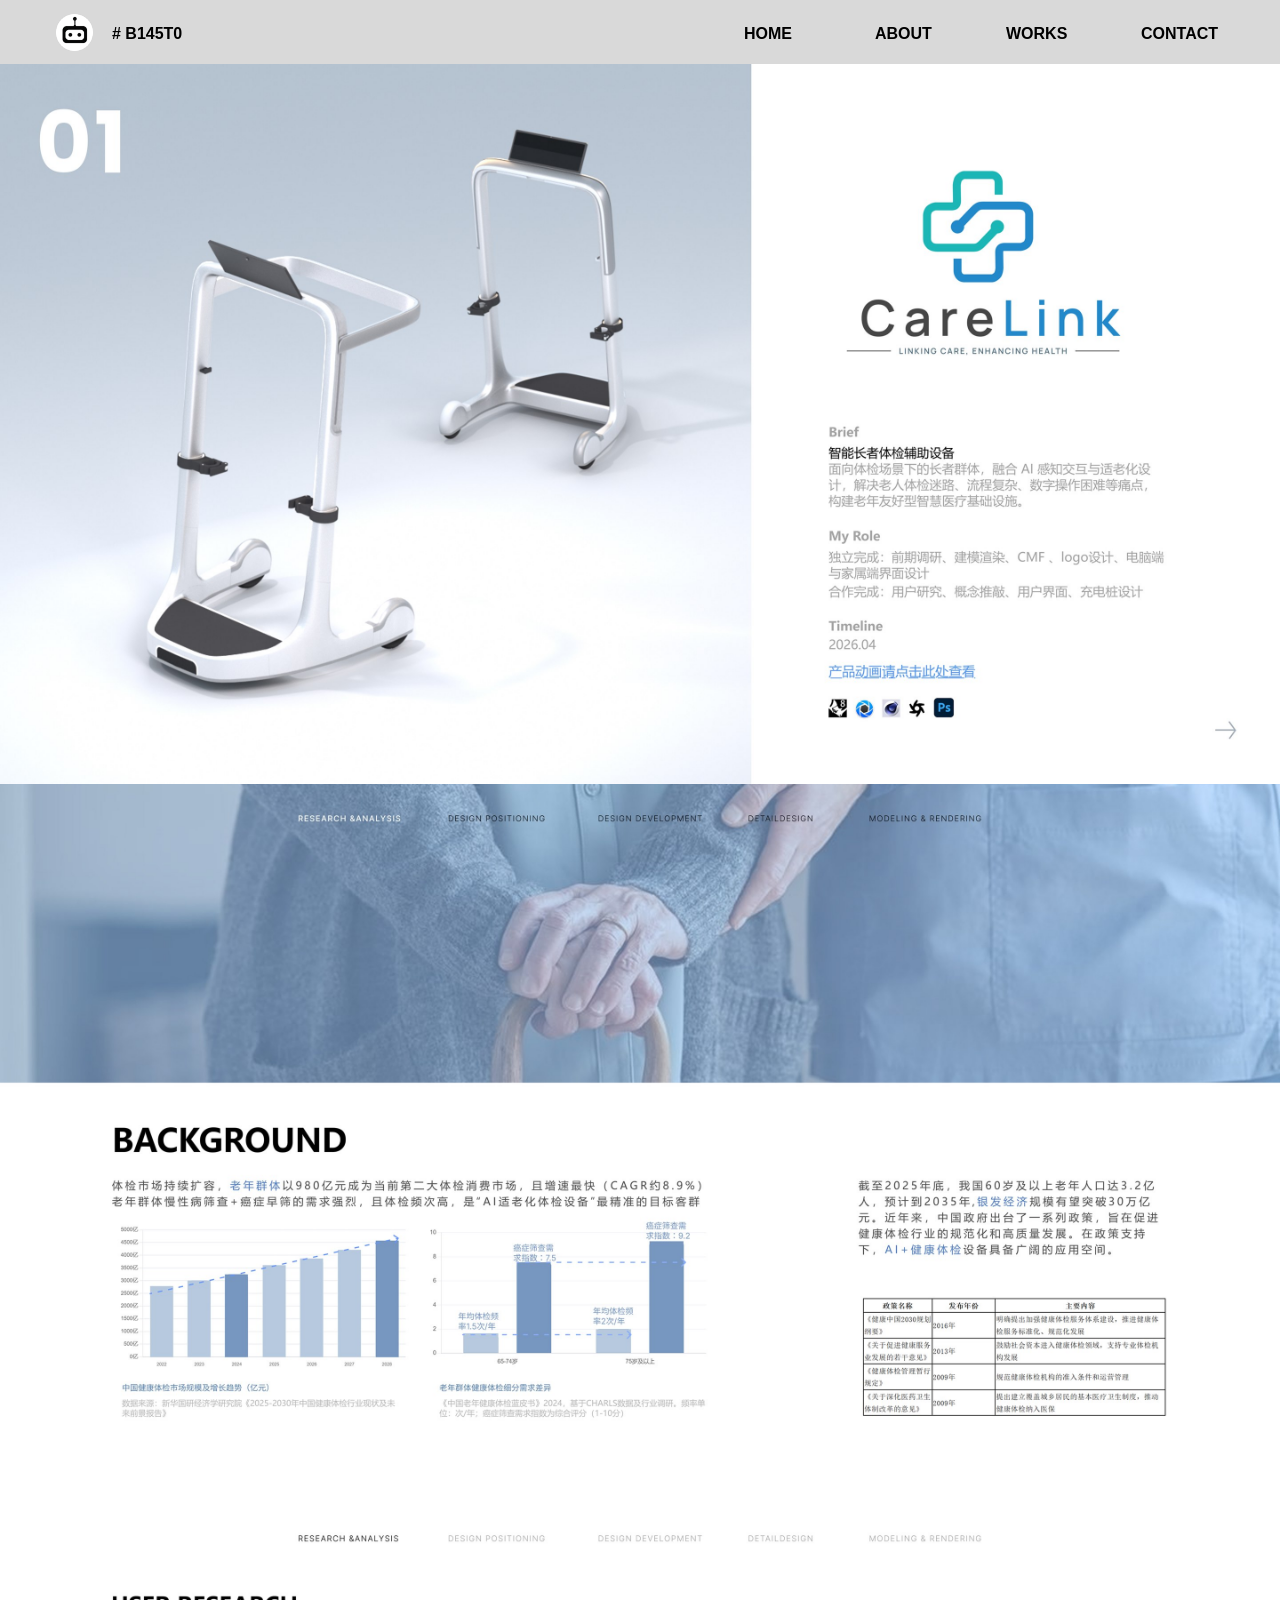
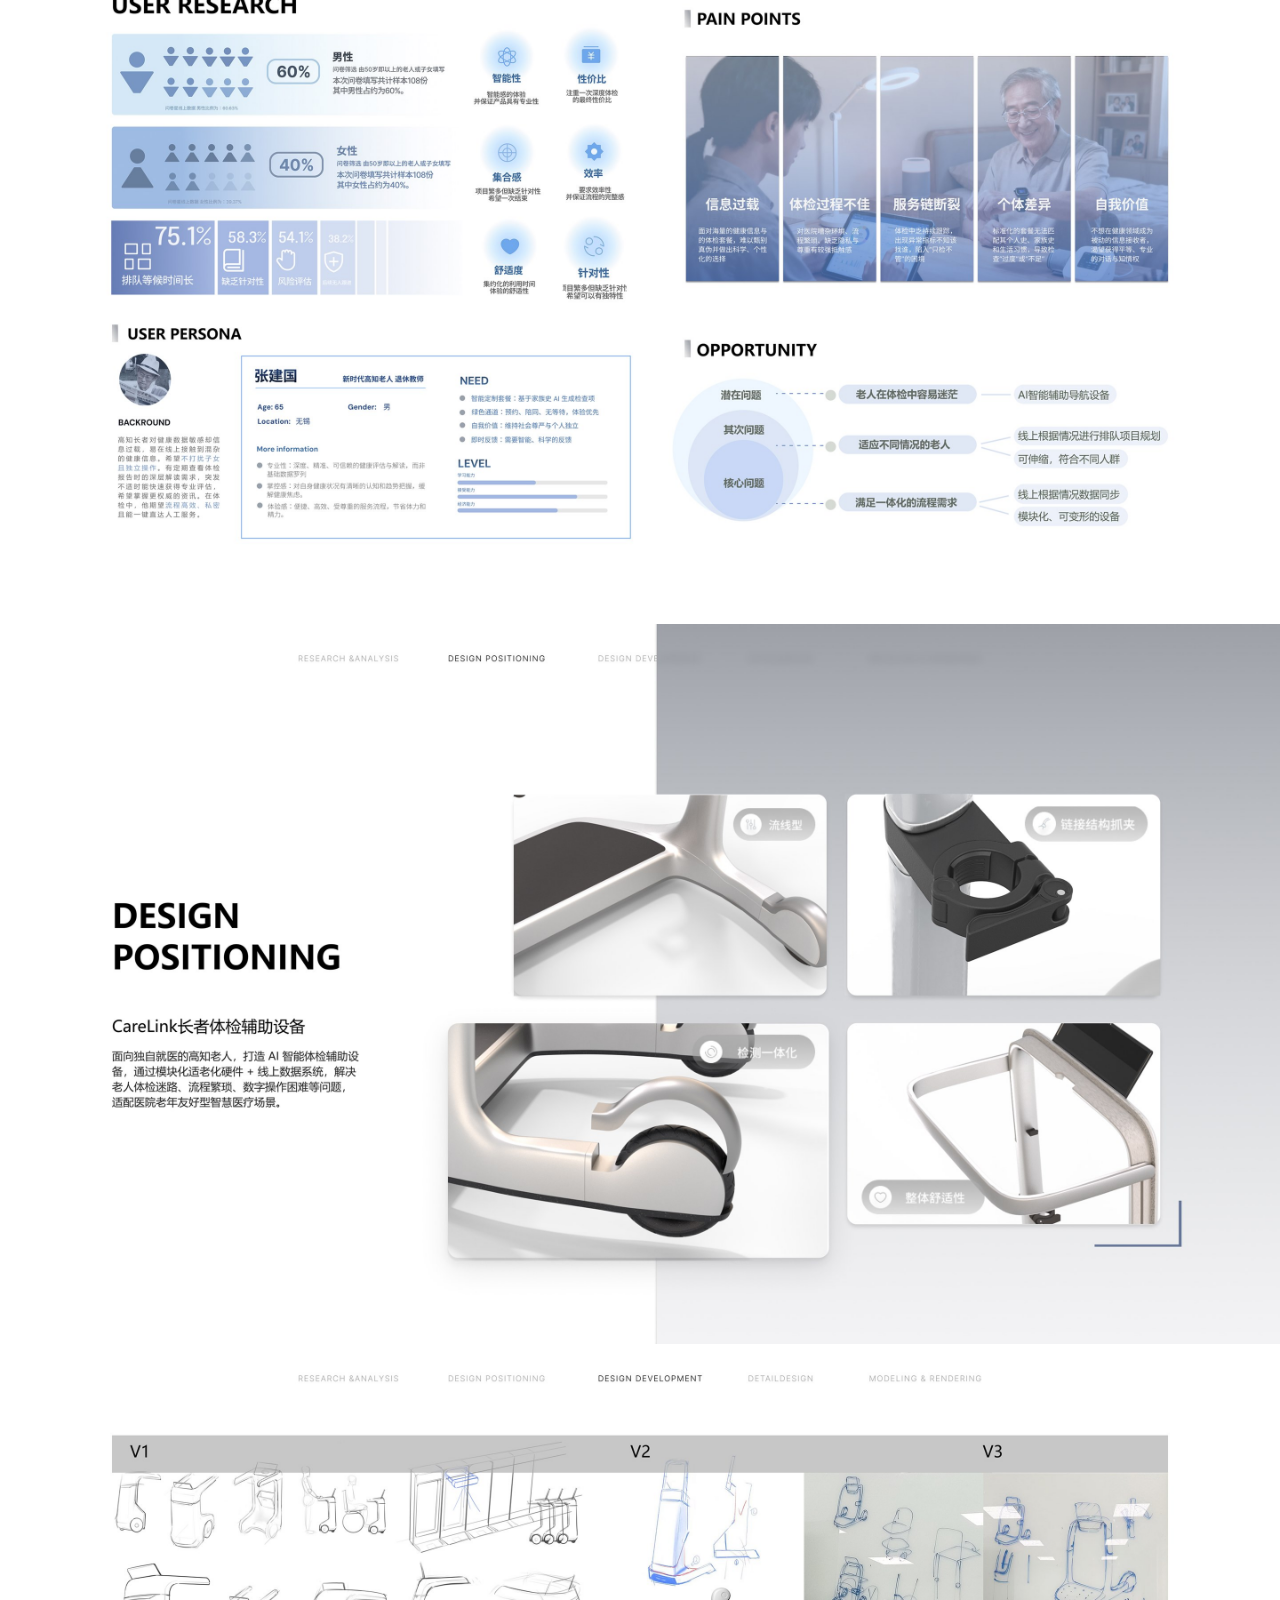
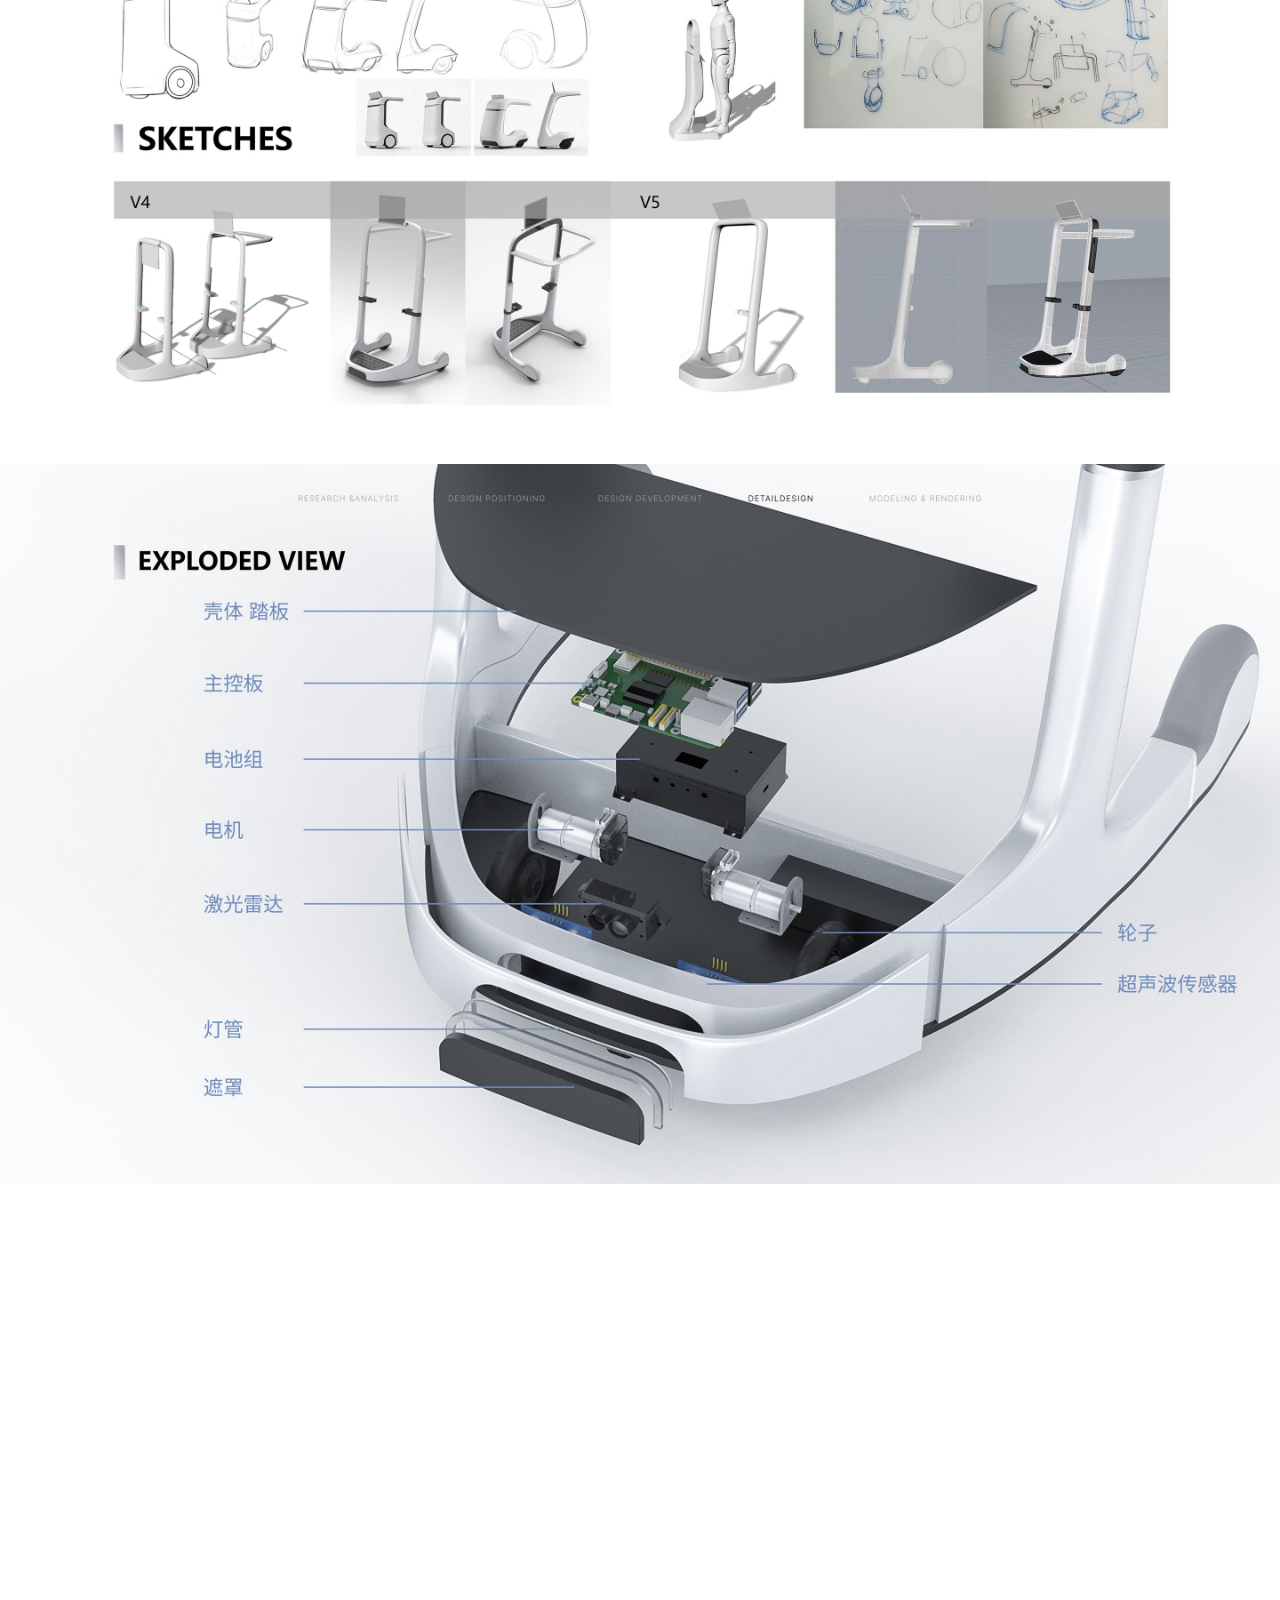
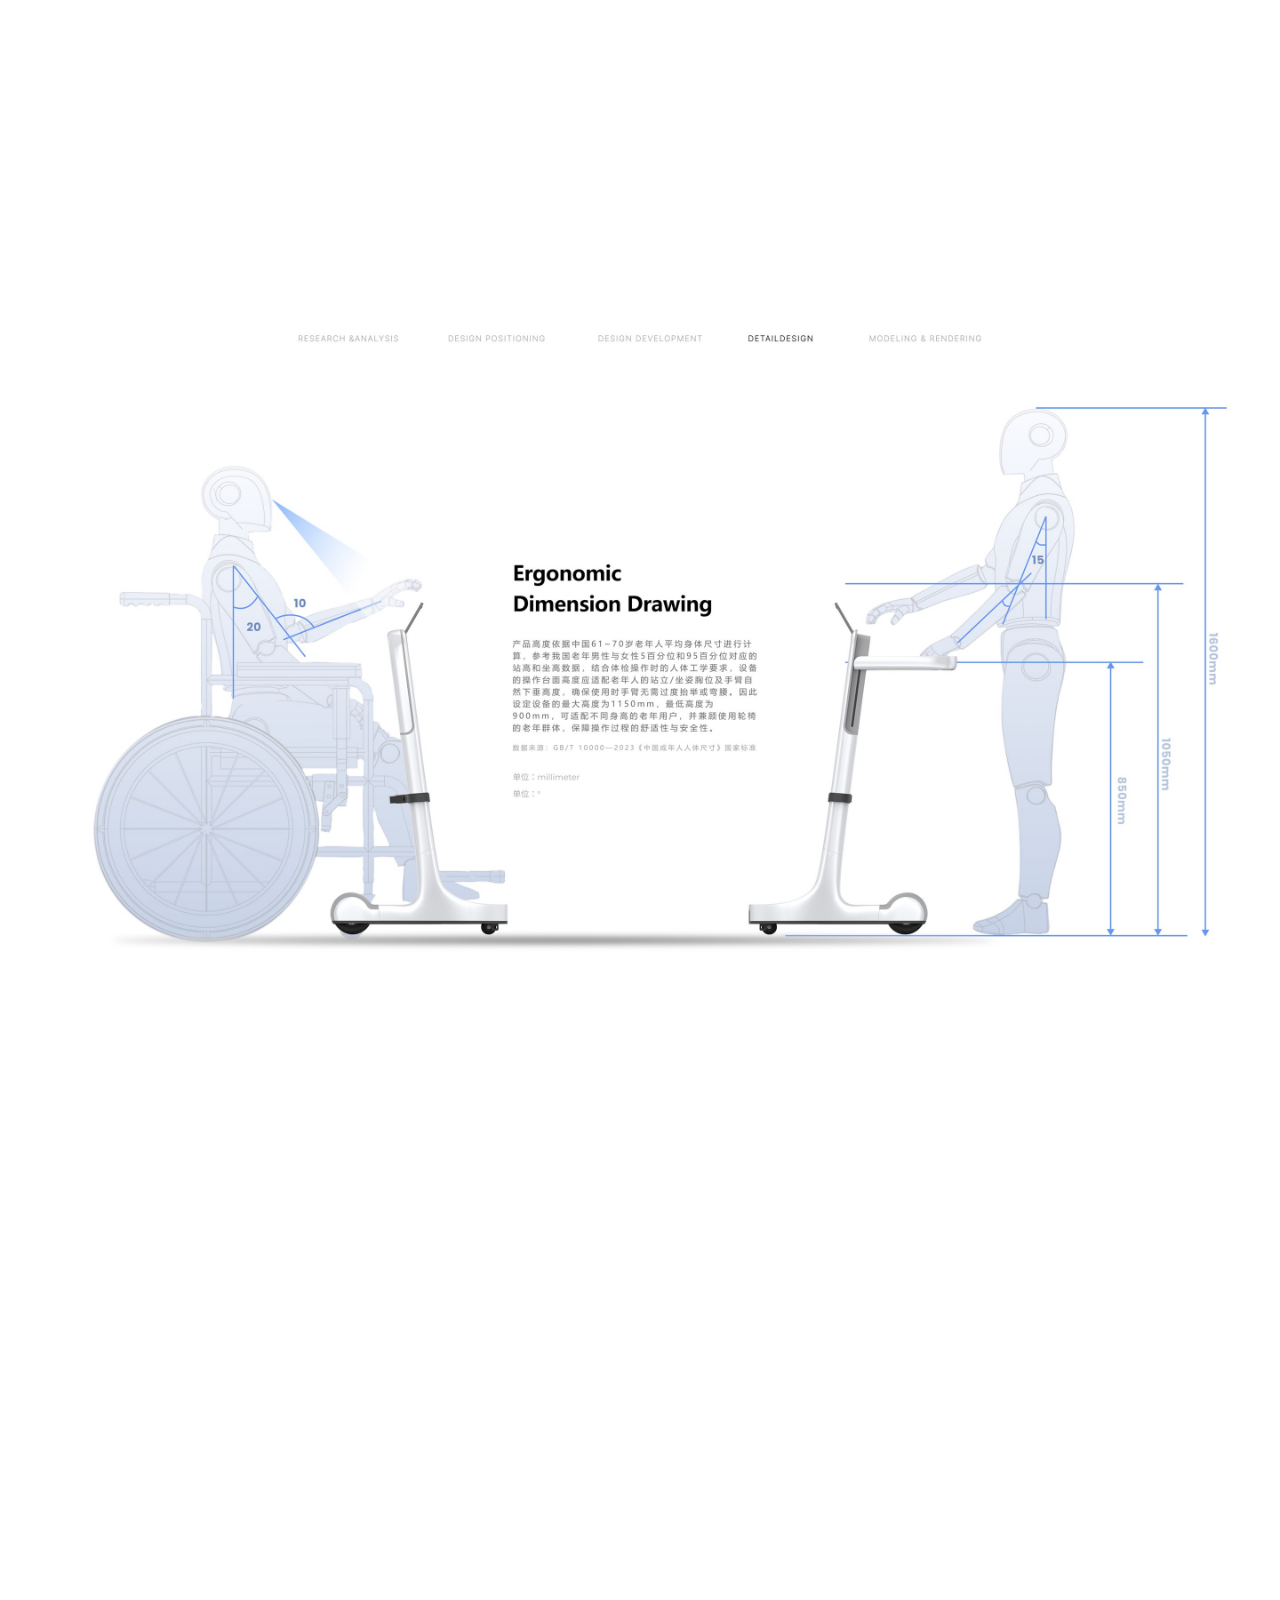
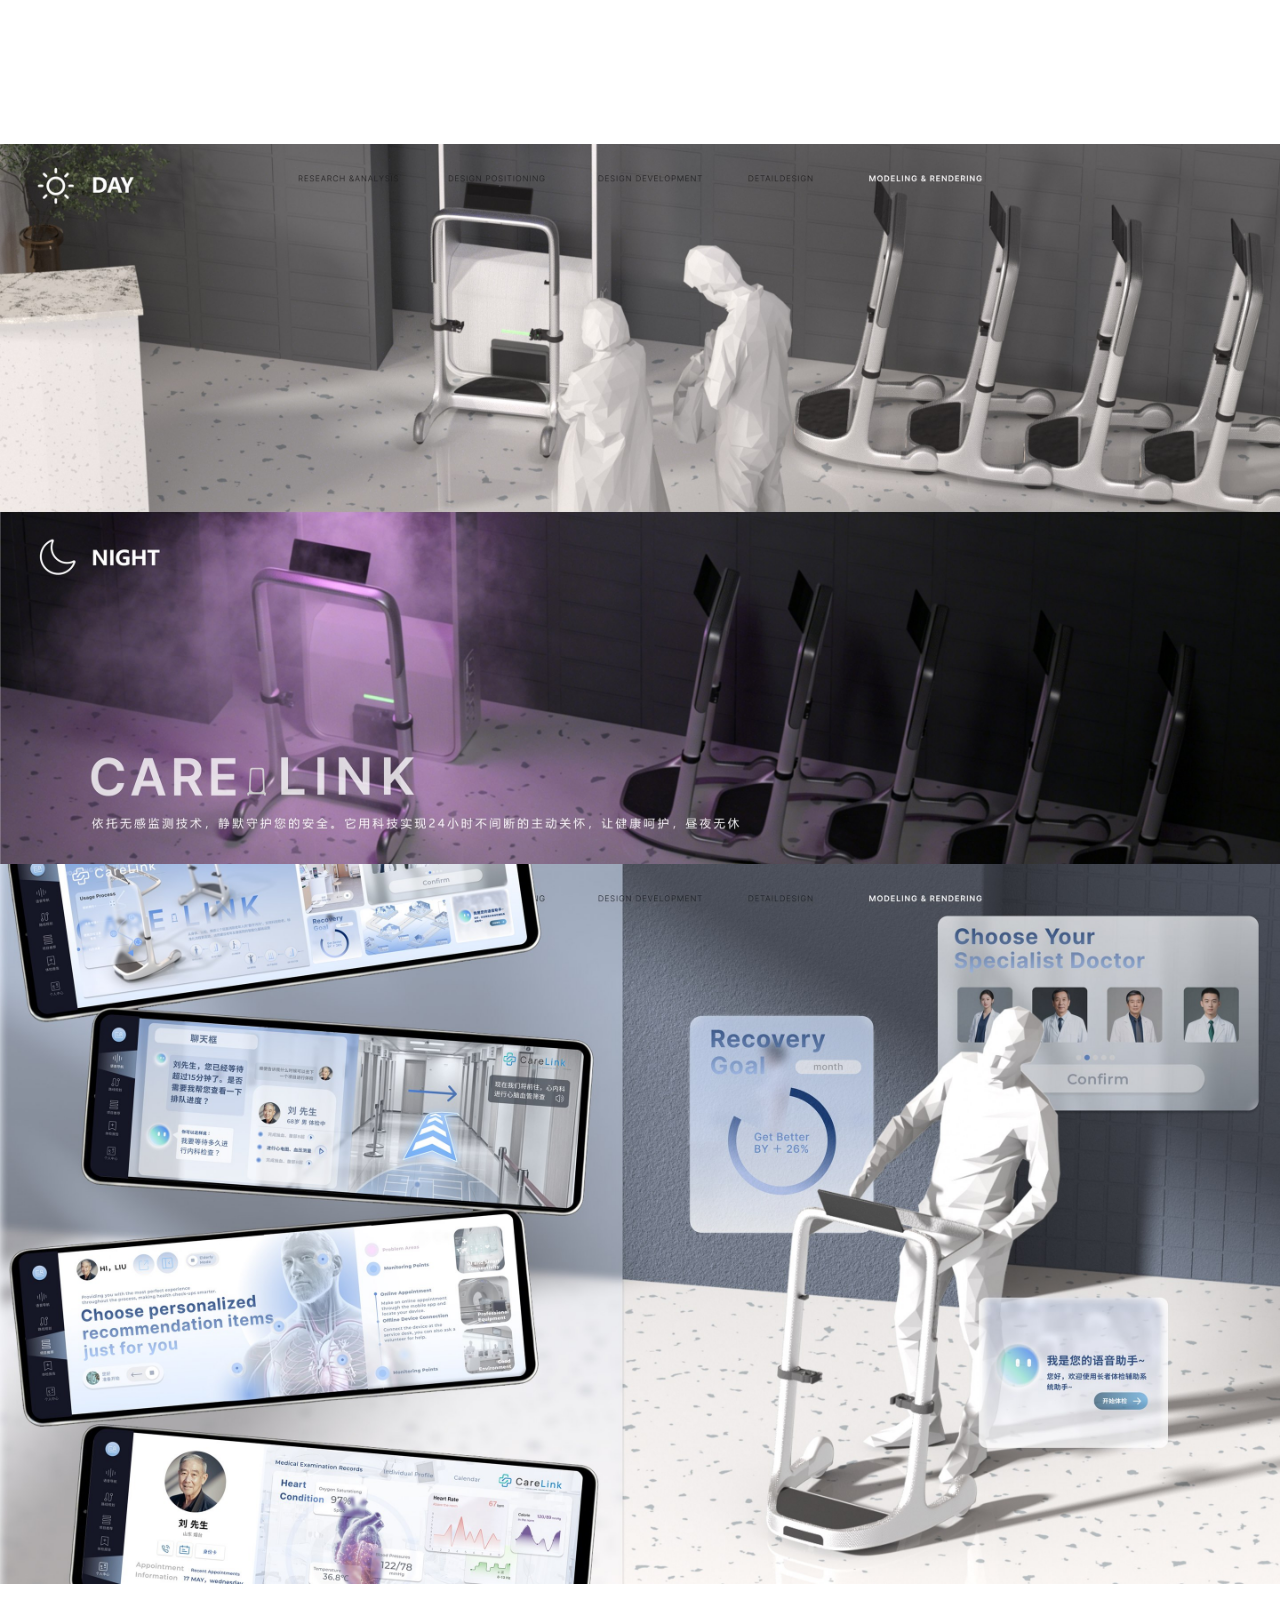
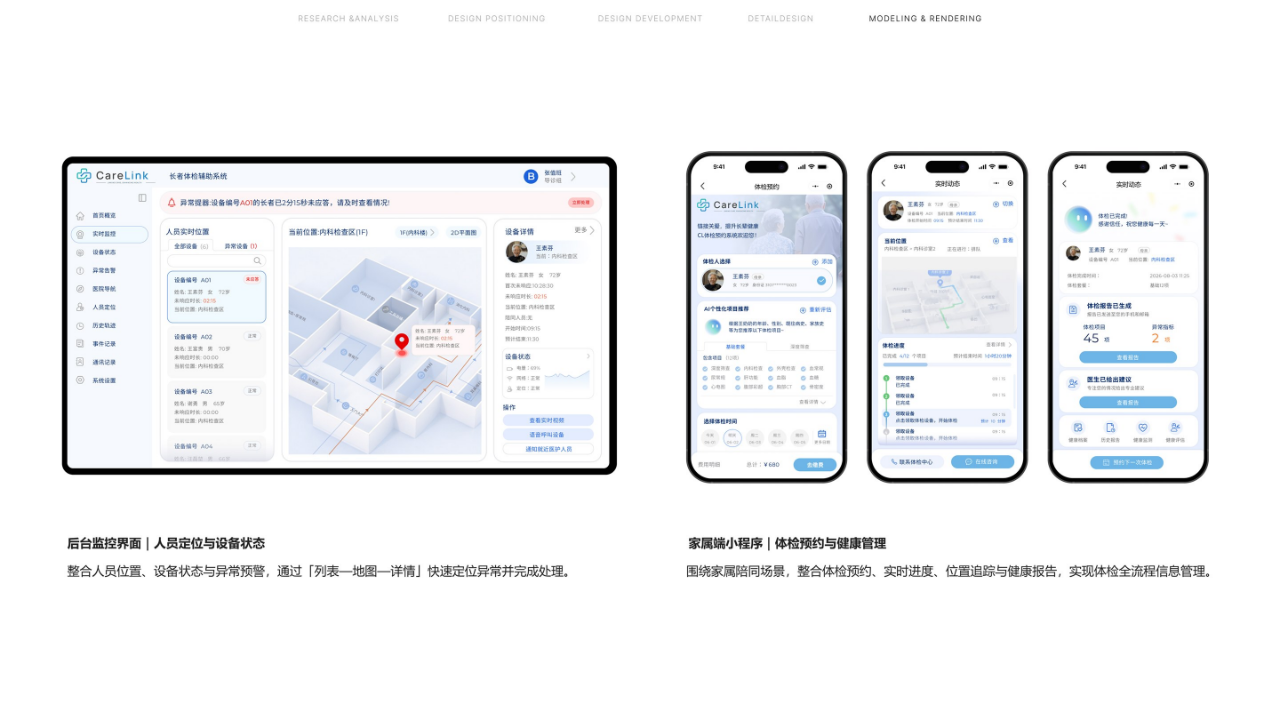
<file: desktop-3.html>
<!doctype html>
<html lang="en">
  <head>
    <meta charset="UTF-8" />
    <meta name="viewport" content="width=device-width, initial-scale=1.0" />
    <title>Blair Zhang Portfolio - Desktop 3</title>
    <link rel="preload" href="./assets/figma-images/Desktop%20-%203/Frame-3%2010.jpg" as="image" />
    <link rel="stylesheet" href="./desktop-3.css" />
  </head>
  <body>
    <div class="navigation" data-name="navigation">
      <div class="navigation-background"></div>
      <div class="navigation-name" data-name="navigation_name">
        <img src="./assets/figma-images/Desktop%20-%203/navigation_name_icon.png" alt="" />
        <span># B145T0</span>
      </div>
      <div class="navigation-buttons" data-name="navigation_buttons">
        <span>HOME</span>
        <span>ABOUT</span>
        <span>WORKS</span>
        <span>CONTACT</span>
      </div>
    </div>

    <main class="desktop-3-frame" data-node-id="7:235" data-name="Desktop - 3">
      <img class="figma-frame" data-node-id="44:624" data-name="Frame-3 10" src="./assets/figma-images/Desktop%20-%203/Frame-3%2010.jpg" alt="" style="top: 72px;" decoding="async" fetchpriority="high">
      <img class="figma-frame" data-node-id="7:247" data-name="Frame-4 1" src="[data-uri]" data-src="./assets/figma-images/Desktop%20-%203/Frame-4%201.jpg" alt="" style="top: 882px;" decoding="async" loading="lazy" fetchpriority="low">
      <img class="figma-frame" data-node-id="7:248" data-name="Frame-5 1" src="[data-uri]" data-src="./assets/figma-images/Desktop%20-%203/Frame-5%201.jpg" alt="" style="top: 1692px;" decoding="async" loading="lazy" fetchpriority="low">
      <img class="figma-frame" data-node-id="7:249" data-name="Frame-6 1" src="[data-uri]" data-src="./assets/figma-images/Desktop%20-%203/Frame-6%201.jpg" alt="" style="top: 2502px;" decoding="async" loading="lazy" fetchpriority="low">
      <img class="figma-frame" data-node-id="7:250" data-name="Frame-7 1" src="[data-uri]" data-src="./assets/figma-images/Desktop%20-%203/Frame-7%201.jpg" alt="" style="top: 3312px;" decoding="async" loading="lazy" fetchpriority="low">
      <img class="figma-frame" data-node-id="7:251" data-name="Frame-8 1" src="[data-uri]" data-src="./assets/figma-images/Desktop%20-%203/Frame-8%201.jpg" alt="" style="top: 4122px;" decoding="async" loading="lazy" fetchpriority="low">
      <img class="figma-frame" data-node-id="7:252" data-name="Frame-9 1" src="[data-uri]" data-src="./assets/figma-images/Desktop%20-%203/Frame-9%201.jpg" alt="" style="top: 4932px;" decoding="async" loading="lazy" fetchpriority="low">
      <img class="figma-frame" data-node-id="7:253" data-name="Frame-10 1" src="[data-uri]" data-src="./assets/figma-images/Desktop%20-%203/Frame-10%201.jpg" alt="" style="top: 5742px;" decoding="async" loading="lazy" fetchpriority="low">
      <img class="figma-frame" data-node-id="7:254" data-name="Frame-11 1" src="[data-uri]" data-src="./assets/figma-images/Desktop%20-%203/Frame-11%201.jpg" alt="" style="top: 6552px;" decoding="async" loading="lazy" fetchpriority="low">
      <img class="figma-frame" data-node-id="7:255" data-name="Frame-12 1" src="[data-uri]" data-src="./assets/figma-images/Desktop%20-%203/Frame-12%201.jpg" alt="" style="top: 7362px;" decoding="async" loading="lazy" fetchpriority="low">
      <img class="figma-frame" data-node-id="7:256" data-name="Frame-13 1" src="[data-uri]" data-src="./assets/figma-images/Desktop%20-%203/Frame-13%201.jpg" alt="" style="top: 8172px;" decoding="async" loading="lazy" fetchpriority="low">
      <img class="figma-frame" data-node-id="7:257" data-name="Frame-14 1" src="[data-uri]" data-src="./assets/figma-images/Desktop%20-%203/Frame-14%201.jpg" alt="" style="top: 8982px;" decoding="async" loading="lazy" fetchpriority="low">
    </main>
  <script src="./lazy-images.js" defer></script>
  </body>
</html>
</file>
<file: styles.css>
:root {
  --accent: #e7646a;
  --black: #000;
  --gray: #d9d9d9;
  --light-gray: #f2f2f2;
  --deep-gray: #4b4b4b;
  --footer-gray: #b2b2b2;
}

* {
  box-sizing: border-box;
}

html,
body {
  margin: 0;
  width: 100%;
  overflow-x: clip;
  background: #fff;
  color: var(--black);
  font-family: "Microsoft YaHei UI", "Microsoft YaHei", Arial, sans-serif;
}

body {
  --desktop-scale: max(1, calc(100vw / 1440px));
  min-height: calc(4267px * var(--desktop-scale));
}

.desktop-frame {
  position: relative;
  width: 1440px;
  height: 4267px;
  margin: 0;
  overflow: hidden;
  background: #fff;
  transform: scale(var(--desktop-scale));
  transform-origin: top left;
}

.navigation {
  position: fixed;
  z-index: 10;
  left: 0;
  top: 0;
  width: 1440px;
  height: 72px;
  overflow: hidden;
  transform: scale(var(--desktop-scale));
  transform-origin: top left;
}

.navigation-background {
  position: absolute;
  left: -133px;
  top: 0;
  width: 1726px;
  height: 72px;
  background: var(--gray);
}

.navigation-name {
  position: absolute;
  left: 103px;
  top: 17px;
  width: 142px;
  height: 37px;
}

.navigation-name img {
  position: absolute;
  left: 0;
  top: 0;
  width: 37px;
  height: 37px;
  object-fit: cover;
}

.navigation-name span {
  position: absolute;
  left: 56px;
  top: 9px;
  width: 86px;
  height: 19px;
  font-size: 16px;
  font-weight: 700;
  line-height: 1.4;
}

.navigation-buttons {
  position: absolute;
  left: 730px;
  top: 26px;
  display: flex;
  gap: 108px;
  align-items: flex-start;
  font-size: 16px;
  font-weight: 700;
  line-height: 1.4;
}

.navigation-buttons span:nth-child(1),
.navigation-buttons span:nth-child(2) {
  width: 59px;
}

.navigation-buttons span:nth-child(3) {
  width: 63px;
}

.navigation-buttons span:nth-child(4) {
  width: 83px;
}

[data-scroll-target],
.portfolio-button,
.project-link {
  cursor: pointer;
}

.hero {
  position: absolute;
  left: 0;
  top: -1px;
  width: 1440px;
  height: 901px;
}

.hero-background {
  position: absolute;
  left: 0;
  top: 0;
  width: 1440px;
  height: 901px;
  object-fit: cover;
  object-position: bottom center;
}

.hero h1 {
  position: absolute;
  left: 236px;
  top: 289px;
  margin: 0;
  font-size: 96px;
  font-weight: 700;
  line-height: normal;
}

.hero h2 {
  position: absolute;
  left: 243px;
  top: 434px;
  margin: 0;
  font-size: 48px;
  font-weight: 700;
  line-height: normal;
}

.hero-intro {
  position: absolute;
  left: 243px;
  top: 518px;
  margin: 0;
  font-size: 40px;
  font-weight: 400;
  line-height: normal;
}

.hero-intro span {
  color: var(--accent);
}

.hero-guide {
  position: absolute;
  left: 243px;
  top: 658px;
  width: 345px;
  height: 58px;
  border-radius: 1000px;
  background: var(--accent);
}

.hero-guide span {
  position: absolute;
  left: 35px;
  top: 16px;
  color: #fff;
  font-size: 20px;
  line-height: normal;
}

.hero-guide img {
  position: absolute;
  left: 228px;
  top: 17px;
  width: 82px;
  height: 24px;
  object-fit: cover;
}

.hero h1,
.hero h2,
.hero-intro,
.hero-guide {
  opacity: 0;
  transform: translateY(18px);
  animation: hero-content-in 900ms ease-out forwards;
  will-change: opacity, transform;
}

.hero h1 {
  animation-delay: 200ms;
  animation-duration: 1100ms;
}

.hero h2 {
  animation-delay: 700ms;
}

.hero-intro {
  animation-delay: 1200ms;
}

.hero-guide {
  animation-delay: 1700ms;
}

@keyframes hero-content-in {
  to {
    opacity: 1;
    transform: translateY(0);
  }
}

.about {
  position: absolute;
  left: 0;
  top: 900px;
  width: 1440px;
  height: 900px;
}

.about-background {
  position: absolute;
  left: -72px;
  top: 0;
  width: 1588px;
  height: 900px;
  background: var(--light-gray);
}

.section-heading {
  position: absolute;
  display: flex;
  gap: 16px;
  align-items: flex-start;
}

.section-heading span {
  display: block;
  width: 12px;
  height: 36px;
  margin-top: 7px;
  background: var(--accent);
}

.section-heading h2 {
  margin: 0;
  width: 154px;
  height: 40px;
  font-size: 36px;
  font-weight: 700;
  line-height: 1.4;
}

.about-heading {
  left: 122px;
  top: 62px;
}

.about-image {
  position: absolute;
  left: 122px;
  top: 225px;
  width: 384px;
  height: 512px;
  object-fit: cover;
}

.about-text {
  position: absolute;
  left: 624px;
  top: 261px;
  width: 660px;
  height: 354px;
}

.about-text h3 {
  position: absolute;
  left: 0;
  top: 9px;
  width: 216px;
  height: 56px;
  margin: 0;
  font-size: 32px;
  font-weight: 400;
  line-height: 1.4;
}

.about-text > img {
  position: absolute;
  left: 228px;
  top: 0;
  width: 54px;
  height: 54px;
  object-fit: cover;
}

.about-body {
  position: absolute;
  left: 0;
  top: 116px;
  width: 660px;
  height: 238px;
  font-size: 20px;
  line-height: 1.8;
}

.about-body p {
  margin: 0;
}

.about.is-reveal-ready .about-heading,
.about.is-reveal-ready .about-image,
.about.is-reveal-ready .about-text h3,
.about.is-reveal-ready .about-text > img,
.about.is-reveal-ready .about-body {
  opacity: 0;
  transform: translateY(18px);
}

.about.is-visible .about-heading,
.about.is-visible .about-image,
.about.is-visible .about-text h3,
.about.is-visible .about-text > img,
.about.is-visible .about-body {
  animation: about-content-in 720ms ease-out forwards;
  will-change: opacity, transform;
}

.about.is-visible .about-heading {
  animation-delay: 120ms;
}

.about.is-visible .about-image {
  animation-delay: 320ms;
}

.about.is-visible .about-text h3,
.about.is-visible .about-text > img {
  animation-delay: 520ms;
}

.about.is-visible .about-body {
  animation-delay: 720ms;
}

@keyframes about-content-in {
  to {
    opacity: 1;
    transform: translateY(0);
  }
}

.works {
  position: absolute;
  left: 0;
  top: 1799px;
  width: 1440px;
  height: 1923px;
  overflow: hidden;
  background: #fff;
}

.works-heading {
  left: 122px;
  top: 63px;
}

.industrial {
  position: absolute;
  left: 122px;
  top: 162px;
  width: 1197.273px;
  height: 621px;
}

.industrial h3,
.photo-title,
.likes-title {
  position: absolute;
  margin: 0;
  font-size: 20px;
  font-weight: 400;
  line-height: 1.8;
}

.industrial h3 {
  left: 517px;
  top: 0;
  width: 162px;
}

.project-list {
  position: absolute;
  left: 0;
  top: 73px;
  display: flex;
  gap: 52.023px;
}

.project-card {
  position: relative;
  width: 197.977px;
  height: 430px;
  flex: 0 0 auto;
  overflow: visible;
}

.project-card:nth-child(5) {
  width: 197.273px;
}

.project-card > img {
  position: absolute;
  left: 0;
  top: 0;
  width: 198px;
  height: 401px;
  object-fit: cover;
}

.project-card:nth-child(5) > img {
  width: 197.273px;
}

.project-title {
  position: absolute;
  left: 15.5px;
  top: 352.7px;
  margin: 0;
  font-size: 14.091px;
  font-weight: 400;
  line-height: 1.5;
  letter-spacing: -0.155px;
}

.project-subtitle {
  position: absolute;
  left: 15.5px;
  top: 373.8px;
  width: 96px;
  margin: 0;
  color: var(--deep-gray);
  font-size: 7.75px;
  font-weight: 400;
  line-height: 1.5;
  letter-spacing: 1.7825px;
}

.project-dark .project-title {
  color: #fff;
}

.project-dark .project-subtitle {
  color: #ededed;
}

.project-link {
  position: absolute;
  display: block;
  left: 0;
  top: 416.5px;
  width: 198px;
  margin: 0;
  color: #5597f0;
  font-size: 9.969px;
  font-weight: 400;
  line-height: normal;
  text-decoration: underline;
}

.portfolio-button {
  position: absolute;
  display: block;
  left: 356px;
  top: 553px;
  width: 486px;
  height: 68px;
  color: inherit;
  text-decoration: none;
  transition: transform 220ms ease;
  transform-origin: center;
}

.portfolio-button::before {
  content: "";
  position: absolute;
  left: 70px;
  top: 0;
  width: 358px;
  height: 68px;
  border-radius: 1000px;
  background: var(--accent);
  transition: box-shadow 220ms ease;
}

.portfolio-button span {
  position: absolute;
  left: 128px;
  top: 21px;
  width: 211px;
  color: #fff;
  font-size: 20px;
  font-weight: 400;
  line-height: normal;
}

.portfolio-button img {
  position: absolute;
  left: 359px;
  top: 19px;
  width: 31px;
  height: 31px;
  object-fit: cover;
  transition: transform 220ms ease;
}

.portfolio-button:hover,
.portfolio-button:focus-visible {
  transform: translateY(-3px) scale(1.025);
}

.portfolio-button:hover::before,
.portfolio-button:focus-visible::before {
  box-shadow: 0 12px 24px rgb(231 100 106 / 0.24);
}

.portfolio-button:hover img,
.portfolio-button:focus-visible img {
  transform: translateX(4px);
}

@media (prefers-reduced-motion: reduce) {
  .hero h1,
  .hero h2,
  .hero-intro,
  .hero-guide {
    opacity: 1;
    transform: none;
    animation: none;
  }

  .about.is-reveal-ready .about-heading,
  .about.is-reveal-ready .about-image,
  .about.is-reveal-ready .about-text h3,
  .about.is-reveal-ready .about-text > img,
  .about.is-reveal-ready .about-body {
    opacity: 1;
    transform: none;
    animation: none;
  }

  .portfolio-button,
  .portfolio-button::before,
  .portfolio-button img {
    transition-duration: 1ms;
  }
}

.photo-title {
  left: 603px;
  top: 901px;
  width: 234px;
}

.drawing-row {
  position: absolute;
  left: 102px;
  top: 987px;
  display: flex;
  gap: 7px;
  width: 5066px;
  height: 316.5px;
  cursor: grab;
  user-select: none;
  will-change: transform;
}

.drawing-row img,
.likes-row img {
  flex: 0 0 auto;
  object-fit: cover;
  -webkit-user-drag: none;
  user-select: none;
}

.drawing-row.is-dragging,
.likes-row.is-dragging {
  cursor: grabbing;
}

.drawing-row img:nth-child(1) { width: 431px; height: 316px; }
.drawing-row img:nth-child(2) { width: 400px; height: 316px; }
.drawing-row img:nth-child(3) { width: 314px; height: 314px; }
.drawing-row img:nth-child(4) { width: 400px; height: 314px; }
.drawing-row img:nth-child(5) { width: 314px; height: 314px; }
.drawing-row img:nth-child(6) { width: 236px; height: 314px; }
.drawing-row img:nth-child(7) { width: 432px; height: 314px; }
.drawing-row img:nth-child(8) { width: 427px; height: 314px; }
.drawing-row img:nth-child(9) { width: 208px; height: 313px; }
.drawing-row img:nth-child(10) { width: 178px; height: 315px; }
.drawing-row img:nth-child(11) { width: 211px; height: 316.5px; object-position: bottom; }
.drawing-row img:nth-child(12) { width: 474px; height: 316px; }
.drawing-row img:nth-child(13) { width: 477px; height: 316px; }
.drawing-row img:nth-child(14) { width: 473px; height: 316px; }

.likes-title {
  left: 660px;
  top: 1392px;
  width: 119px;
}

.likes-row {
  position: absolute;
  left: 122px;
  top: 1478px;
  display: flex;
  gap: 7px;
  width: 3760px;
  height: 385px;
  cursor: grab;
  user-select: none;
  will-change: transform;
}

.likes-row img:nth-child(1) { width: 288px; height: 385px; }
.likes-row img:nth-child(2) { width: 289px; height: 385px; }
.likes-row img:nth-child(3) { width: 316px; height: 385px; }
.likes-row img:nth-child(4) { width: 242px; height: 383.688px; }
.likes-row img:nth-child(5) { width: 288px; height: 384px; }
.likes-row img:nth-child(6) { width: 288px; height: 384px; }
.likes-row img:nth-child(7) { width: 293px; height: 384px; }
.likes-row img:nth-child(8) { width: 288px; height: 385px; }
.likes-row img:nth-child(9) { width: 512px; height: 384px; }
.likes-row img:nth-child(10) { width: 512px; height: 384px; }
.likes-row img:nth-child(11) { width: 374px; height: 385px; }

.contact {
  position: absolute;
  left: 35px;
  top: 3751px;
  width: 1371px;
  height: 441px;
  overflow: hidden;
  border-radius: 50px;
}

.contact-background {
  position: absolute;
  left: 0;
  top: 0;
  width: 1371px;
  height: 441px;
  border-radius: 50px;
  background: var(--light-gray);
}

.thanks {
  position: absolute;
  left: 16px;
  top: 166px;
  margin: 0;
  color: var(--gray);
  font-family: Inter, Arial, sans-serif;
  font-size: 350px;
  font-weight: 900;
  line-height: normal;
  white-space: nowrap;
}

.contact-tab {
  position: absolute;
  left: 86px;
  top: 52px;
  width: 551px;
  height: 122px;
}

.contact-tab img {
  position: absolute;
  left: 0;
  top: 0;
  width: 122px;
  height: 122px;
  object-fit: cover;
}

.contact-tab p {
  position: absolute;
  left: 157px;
  top: 28px;
  margin: 0;
  font-size: 20px;
  font-weight: 700;
  line-height: 1.8;
  white-space: nowrap;
}

.contact-details {
  position: absolute;
  left: 870px;
  top: 80px;
  width: 395px;
  height: 121px;
}

.contact-dot {
  position: absolute;
  left: 0;
  top: 13px;
  width: 16px;
  height: 16px;
  border-radius: 50%;
  background: var(--accent);
}

.contact-details h2 {
  position: absolute;
  left: 25px;
  top: 0;
  margin: 0;
  font-size: 20px;
  font-weight: 700;
  line-height: 1.8;
}

.contact-line {
  position: absolute;
  margin: 0;
  color: var(--deep-gray);
  font-size: 12px;
  font-weight: 400;
  line-height: normal;
  white-space: pre;
}

.email {
  left: 25px;
  top: 51px;
  width: 162px;
}

.wechat {
  left: 25px;
  top: 80px;
  width: 140px;
}

.qq {
  left: 25px;
  top: 106px;
  width: 78px;
}

.instagram {
  left: 233px;
  top: 51px;
  width: 162px;
}

.github {
  left: 233px;
  top: 80px;
  width: 162px;
}

.youtube {
  left: 233px;
  top: 106px;
  width: 162px;
}

.other-info {
  position: absolute;
  left: 122px;
  top: 4225px;
  display: flex;
  gap: 37px;
  margin: 0;
  color: var(--footer-gray);
  font-size: 12px;
  font-weight: 400;
  line-height: normal;
}

.other-info p {
  margin: 0;
}

@media (max-width: 1439px) {
  body {
    --desktop-scale: 1;
    min-height: 0;
  }

  .navigation {
    width: 100%;
    height: 64px;
    transform: none;
  }

  .navigation-background {
    left: 0;
    width: 100%;
    height: 64px;
  }

  .navigation-name {
    left: clamp(20px, 6vw, 56px);
    top: 14px;
  }

  .navigation-buttons {
    left: auto;
    right: clamp(20px, 6vw, 56px);
    top: 23px;
    gap: clamp(24px, 6vw, 72px);
    justify-content: flex-end;
  }

  .desktop-frame {
    width: 100%;
    height: auto;
    overflow: visible;
    transform: none;
  }

  .hero,
  .about,
  .works,
  .contact,
  .other-info {
    position: relative;
    left: auto;
    top: auto;
    width: 100%;
  }

  .hero {
    height: min(760px, 82vh);
    min-height: 620px;
    overflow: hidden;
  }

  .hero-background {
    width: 100%;
    height: 100%;
  }

  .hero h1 {
    left: clamp(40px, 13vw, 180px);
    top: 28%;
    font-size: clamp(72px, 9vw, 96px);
  }

  .hero h2 {
    left: clamp(42px, 13vw, 186px);
    top: calc(28% + 136px);
    font-size: clamp(36px, 5vw, 48px);
  }

  .hero-intro {
    left: clamp(42px, 13vw, 186px);
    top: calc(28% + 220px);
    font-size: clamp(28px, 4vw, 40px);
  }

  .hero-guide {
    left: clamp(42px, 13vw, 186px);
    top: calc(28% + 346px);
  }

  .about {
    height: auto;
    min-height: 0;
    padding: 62px clamp(40px, 8vw, 122px) 96px;
    background: var(--light-gray);
  }

  .about-background {
    display: none;
  }

  .section-heading,
  .about-heading,
  .works-heading {
    position: relative;
    left: auto;
    top: auto;
  }

  .about-image {
    position: relative;
    left: auto;
    top: auto;
    display: block;
    width: min(384px, 42vw);
    height: auto;
    aspect-ratio: 384 / 512;
    margin-top: 96px;
  }

  .about-text {
    position: absolute;
    left: min(54vw, 560px);
    top: 245px;
    width: min(46vw, 660px);
    height: auto;
  }

  .about-body {
    height: auto;
    width: 100%;
  }

  .works {
    height: auto;
    padding: 63px clamp(40px, 8vw, 122px) 96px;
    overflow: hidden;
  }

  .industrial {
    position: relative;
    left: auto;
    top: auto;
    width: 100%;
    height: auto;
    margin-top: 56px;
    padding-bottom: 112px;
  }

  .industrial h3,
  .photo-title,
  .likes-title {
    position: relative;
    left: auto;
    top: auto;
    width: auto;
    text-align: center;
  }

  .project-list {
    position: relative;
    left: auto;
    top: auto;
    display: grid;
    grid-template-columns: repeat(3, 198px);
    justify-content: center;
    gap: 72px 52px;
    margin-top: 36px;
  }

  .portfolio-button {
    left: 50%;
    top: auto;
    bottom: 0;
    transform: translateX(-50%);
  }

  .portfolio-button:hover,
  .portfolio-button:focus-visible {
    transform: translateX(-50%) translateY(-3px) scale(1.025);
  }

  .photo-title {
    margin-top: 48px;
  }

  .drawing-row,
  .likes-row {
    position: relative;
    left: auto;
    top: auto;
  }

  .drawing-row {
    margin-top: 48px;
  }

  .likes-title {
    margin-top: 80px;
  }

  .likes-row {
    margin-top: 48px;
  }

  .contact {
    height: auto;
    margin: 0 clamp(24px, 5vw, 35px) 0;
    width: auto;
    min-height: 420px;
  }

  .contact-background {
    width: 100%;
    height: 100%;
  }

  .thanks {
    left: 16px;
    top: auto;
    bottom: -38px;
    font-size: clamp(180px, 24vw, 350px);
  }

  .contact-tab {
    left: clamp(40px, 7vw, 86px);
    top: 52px;
  }

  .contact-details {
    left: clamp(40px, 7vw, 86px);
    top: 230px;
  }

  .other-info {
    width: auto;
    padding: 28px clamp(40px, 8vw, 122px);
  }
}

@media (max-width: 767px) {
  .navigation {
    height: 104px;
  }

  .navigation-background {
    height: 104px;
  }

  .navigation-name {
    left: 20px;
    top: 14px;
  }

  .navigation-buttons {
    left: 20px;
    right: 20px;
    top: 66px;
    gap: 0;
    justify-content: space-between;
    font-size: 13px;
  }

  .navigation-buttons span:nth-child(1),
  .navigation-buttons span:nth-child(2),
  .navigation-buttons span:nth-child(3),
  .navigation-buttons span:nth-child(4) {
    width: auto;
  }

  .hero {
    min-height: 620px;
    height: 100svh;
  }

  .hero h1 {
    left: 24px;
    top: 28%;
    font-size: clamp(56px, 17vw, 72px);
  }

  .hero h2 {
    left: 24px;
    top: calc(28% + 100px);
    width: calc(100% - 48px);
    font-size: clamp(28px, 8vw, 36px);
    line-height: 1.15;
  }

  .hero-intro {
    left: 24px;
    top: calc(28% + 196px);
    width: calc(100% - 48px);
    font-size: clamp(24px, 7vw, 30px);
  }

  .hero-guide {
    left: 24px;
    top: calc(28% + 306px);
    width: min(345px, calc(100% - 48px));
  }

  .hero-guide img {
    left: auto;
    right: 35px;
  }

  .about {
    padding: 54px 24px 72px;
  }

  .section-heading {
    gap: 14px;
  }

  .section-heading span {
    width: 10px;
    height: 32px;
  }

  .section-heading h2 {
    font-size: 32px;
  }

  .about-image {
    width: min(100%, 384px);
    margin-top: 48px;
  }

  .about-text {
    position: relative;
    left: auto;
    top: auto;
    width: 100%;
    margin-top: 40px;
  }

  .about-text h3 {
    position: relative;
    left: auto;
    top: auto;
  }

  .about-text > img {
    left: 228px;
    top: 0;
  }

  .about-body {
    position: relative;
    left: auto;
    top: auto;
    margin-top: 44px;
    font-size: 17px;
    line-height: 1.75;
  }

  .works {
    padding: 54px 24px 72px;
  }

  .industrial {
    margin-top: 48px;
    padding-bottom: 104px;
  }

  .project-list {
    grid-template-columns: repeat(2, 148px);
    gap: 54px 22px;
  }

  .project-card,
  .project-card:nth-child(5) {
    width: 148px;
    height: 340px;
  }

  .project-card > img,
  .project-card:nth-child(5) > img {
    width: 148px;
    height: 300px;
  }

  .project-title {
    left: 11px;
    top: 264px;
    font-size: 11px;
  }

  .project-subtitle {
    left: 11px;
    top: 281px;
    font-size: 6.4px;
    letter-spacing: 1.2px;
  }

  .project-link {
    top: 314px;
    width: 148px;
    font-size: 8.4px;
  }

  .portfolio-button {
    width: min(100%, 345px);
    height: 58px;
  }

  .portfolio-button::before {
    left: 0;
    width: 100%;
    height: 58px;
  }

  .portfolio-button span {
    left: 34px;
    top: 17px;
    width: 220px;
    font-size: 18px;
  }

  .portfolio-button img {
    left: auto;
    right: 34px;
    top: 16px;
    width: 27px;
    height: 27px;
  }

  .drawing-row {
    margin-left: -24px;
  }

  .likes-row {
    margin-left: -24px;
  }

  .contact {
    margin: 0 16px;
    min-height: 520px;
    border-radius: 32px;
  }

  .contact-background {
    border-radius: 32px;
  }

  .contact-tab {
    left: 24px;
    top: 36px;
    width: calc(100% - 48px);
  }

  .contact-tab img {
    width: 92px;
    height: 92px;
  }

  .contact-tab p {
    left: 114px;
    top: 12px;
    font-size: 16px;
    white-space: normal;
  }

  .contact-details {
    left: 24px;
    top: 182px;
    width: calc(100% - 48px);
    height: 220px;
  }

  .instagram,
  .github,
  .youtube {
    left: 25px;
  }

  .instagram {
    top: 135px;
  }

  .github {
    top: 164px;
  }

  .youtube {
    top: 190px;
  }

  .thanks {
    bottom: -18px;
    font-size: clamp(112px, 31vw, 180px);
  }

  .other-info {
    display: block;
    padding: 24px;
  }

  .other-info p + p {
    margin-top: 8px;
  }
}
</file>
<file: desktop-2.css>
:root {
  --black: #000;
  --gray: #d9d9d9;
}

* {
  box-sizing: border-box;
}

html,
body {
  margin: 0;
  width: 100%;
  overflow-x: clip;
  background: #fff;
  color: var(--black);
  font-family: "Microsoft YaHei UI", "Microsoft YaHei", Arial, sans-serif;
}

body {
  --desktop-scale: max(1, calc(100vw / 1440px));
  min-height: calc(34091px * var(--desktop-scale));
}

.desktop-2-frame {
  position: relative;
  width: 1440px;
  height: 34091px;
  margin: 0;
  overflow: hidden;
  background: #fff;
  transform: scale(var(--desktop-scale));
  transform-origin: top left;
}

.figma-frame {
  position: absolute;
  left: 0;
  display: block;
  max-width: none;
  object-fit: cover;
  pointer-events: none;
}

.navigation {
  position: fixed;
  z-index: 10;
  left: 0;
  top: 0;
  width: 1440px;
  height: 72px;
  overflow: hidden;
  transform: scale(var(--desktop-scale));
  transform-origin: top left;
}

.navigation-background {
  position: absolute;
  left: -133px;
  top: 0;
  width: 1726px;
  height: 72px;
  background: var(--gray);
}

.navigation-name {
  position: absolute;
  left: 103px;
  top: 17px;
  width: 142px;
  height: 37px;
}

.navigation-name img {
  position: absolute;
  left: 0;
  top: 0;
  width: 37px;
  height: 37px;
  object-fit: cover;
}

.navigation-name span {
  position: absolute;
  left: 56px;
  top: 9px;
  width: 86px;
  height: 19px;
  font-size: 16px;
  font-weight: 700;
  line-height: 1.4;
}

.navigation-buttons {
  position: absolute;
  left: 730px;
  top: 26px;
  display: flex;
  gap: 108px;
  align-items: flex-start;
  font-size: 16px;
  font-weight: 700;
  line-height: 1.4;
}

.navigation-buttons span:nth-child(1),
.navigation-buttons span:nth-child(2) {
  width: 59px;
}

.navigation-buttons span:nth-child(3) {
  width: 63px;
}

.navigation-buttons span:nth-child(4) {
  width: 83px;
}

@media (max-width: 1439px) {
  body {
    --desktop-scale: 1;
    min-height: 0;
  }

  .desktop-2-frame {
    position: relative;
    left: auto;
    top: auto;
    width: 100%;
    height: auto;
    margin-top: 64px;
    overflow: visible;
    transform: none;
  }

  .figma-frame {
    position: relative;
    left: auto;
    top: auto !important;
    width: 100% !important;
    height: auto !important;
  }

  .navigation {
    width: 100%;
    height: 64px;
    transform: none;
  }

  .navigation-background {
    left: 0;
    width: 100%;
    height: 64px;
  }

  .navigation-name {
    left: clamp(20px, 6vw, 56px);
    top: 14px;
  }

  .navigation-buttons {
    left: auto;
    right: clamp(20px, 6vw, 56px);
    top: 23px;
    gap: clamp(24px, 6vw, 72px);
    justify-content: flex-end;
  }
}

@media (max-width: 767px) {
  body {
    min-height: 0;
  }

  .desktop-2-frame {
    margin-top: 104px;
  }

  .navigation {
    height: 104px;
  }

  .navigation-background {
    height: 104px;
  }

  .navigation-name {
    left: 20px;
    top: 14px;
  }

  .navigation-buttons {
    left: 20px;
    right: 20px;
    top: 66px;
    gap: 0;
    justify-content: space-between;
    font-size: 13px;
  }

  .navigation-buttons span:nth-child(1),
  .navigation-buttons span:nth-child(2),
  .navigation-buttons span:nth-child(3),
  .navigation-buttons span:nth-child(4) {
    width: auto;
  }
}
</file>
<file: desktop-3.css>
:root {
  --black: #000;
  --gray: #d9d9d9;
}

* {
  box-sizing: border-box;
}

html,
body {
  margin: 0;
  width: 100%;
  overflow-x: clip;
  background: #fff;
  color: var(--black);
  font-family: "Microsoft YaHei UI", "Microsoft YaHei", Arial, sans-serif;
}

body {
  --desktop-scale: max(1, calc(100vw / 1440px));
  min-height: calc(9792px * var(--desktop-scale));
}

.desktop-3-frame {
  position: relative;
  width: 1440px;
  height: 9792px;
  margin: 0;
  overflow: hidden;
  background: #fff;
  transform: scale(var(--desktop-scale));
  transform-origin: top left;
}

.figma-frame {
  position: absolute;
  left: 0;
  display: block;
  width: 1440px;
  height: 810px;
  max-width: none;
  object-fit: cover;
  pointer-events: none;
}

.navigation {
  position: fixed;
  z-index: 10;
  left: 0;
  top: 0;
  width: 1440px;
  height: 72px;
  overflow: hidden;
  transform: scale(var(--desktop-scale));
  transform-origin: top left;
}

.navigation-background {
  position: absolute;
  left: -133px;
  top: 0;
  width: 1726px;
  height: 72px;
  background: var(--gray);
}

.navigation-name {
  position: absolute;
  left: 103px;
  top: 17px;
  width: 142px;
  height: 37px;
}

.navigation-name img {
  position: absolute;
  left: 0;
  top: 0;
  width: 37px;
  height: 37px;
  object-fit: cover;
}

.navigation-name span {
  position: absolute;
  left: 56px;
  top: 9px;
  width: 86px;
  height: 19px;
  font-size: 16px;
  font-weight: 700;
  line-height: 1.4;
}

.navigation-buttons {
  position: absolute;
  left: 730px;
  top: 26px;
  display: flex;
  gap: 108px;
  align-items: flex-start;
  font-size: 16px;
  font-weight: 700;
  line-height: 1.4;
}

.navigation-buttons span:nth-child(1),
.navigation-buttons span:nth-child(2) {
  width: 59px;
}

.navigation-buttons span:nth-child(3) {
  width: 63px;
}

.navigation-buttons span:nth-child(4) {
  width: 83px;
}

@media (max-width: 1439px) {
  body {
    --desktop-scale: 1;
    min-height: 0;
  }

  .desktop-3-frame {
    position: relative;
    left: auto;
    top: auto;
    width: 100%;
    height: auto;
    margin-top: 64px;
    overflow: visible;
    transform: none;
  }

  .figma-frame {
    position: relative;
    left: auto;
    top: auto !important;
    width: 100% !important;
    height: auto !important;
  }

  .navigation {
    width: 100%;
    height: 64px;
    transform: none;
  }

  .navigation-background {
    left: 0;
    width: 100%;
    height: 64px;
  }

  .navigation-name {
    left: clamp(20px, 6vw, 56px);
    top: 14px;
  }

  .navigation-buttons {
    left: auto;
    right: clamp(20px, 6vw, 56px);
    top: 23px;
    gap: clamp(24px, 6vw, 72px);
    justify-content: flex-end;
  }
}

@media (max-width: 767px) {
  body {
    min-height: 0;
  }

  .desktop-3-frame {
    margin-top: 104px;
  }

  .navigation {
    height: 104px;
  }

  .navigation-background {
    height: 104px;
  }

  .navigation-name {
    left: 20px;
    top: 14px;
  }

  .navigation-buttons {
    left: 20px;
    right: 20px;
    top: 66px;
    gap: 0;
    justify-content: space-between;
    font-size: 13px;
  }

  .navigation-buttons span:nth-child(1),
  .navigation-buttons span:nth-child(2),
  .navigation-buttons span:nth-child(3),
  .navigation-buttons span:nth-child(4) {
    width: auto;
  }
}
</file>
